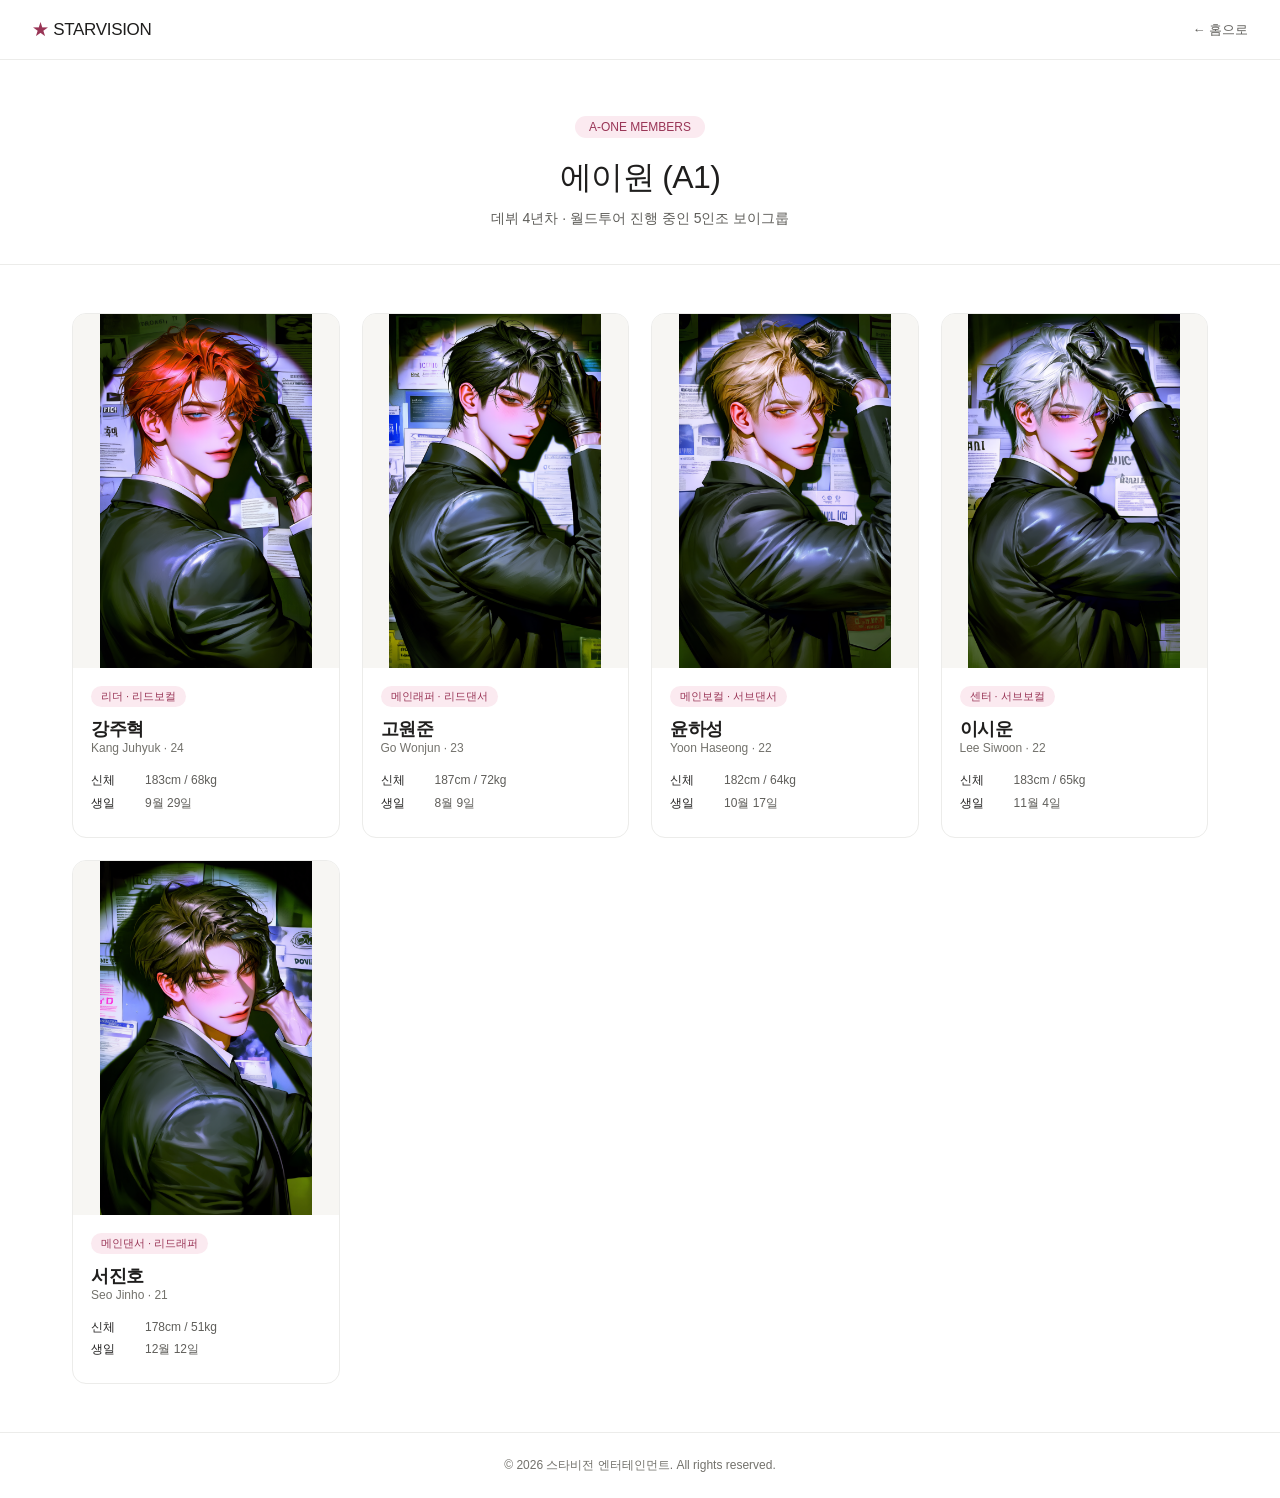
<file: a1-members.html>
<!DOCTYPE html>
<html lang="ko">
<head>
<meta charset="UTF-8" />
<meta name="viewport" content="width=device-width, initial-scale=1.0" />
<title>에이원 (A1) 멤버 소개 - 스타비전 엔터테인먼트</title>
<style>
:root{
  --color-background-primary:#ffffff;
  --color-background-secondary:#f7f6f3;
  --color-text-primary:#1f1e1d;
  --color-text-secondary:#5f5e5a;
  --color-text-tertiary:#73726c;
  --color-border-tertiary:#ececea;
  --color-border-secondary:#d8d6d1;
  --border-radius-md:8px;
  --border-radius-lg:14px;
}
*{box-sizing:border-box;margin:0;padding:0}
body{font-family:-apple-system,BlinkMacSystemFont,'Segoe UI',sans-serif;background:var(--color-background-primary);color:var(--color-text-primary)}
.nav{display:flex;align-items:center;justify-content:space-between;padding:18px 32px;border-bottom:0.5px solid var(--color-border-tertiary)}
.nav-logo{font-size:17px;font-weight:500;letter-spacing:-0.3px}
.nav-logo span{color:#993556}
.back-link a{font-size:13px;color:var(--color-text-secondary);text-decoration:none}
.back-link a:hover{color:var(--color-text-primary)}

.hero{padding:56px 32px 36px;text-align:center;border-bottom:0.5px solid var(--color-border-tertiary)}
.hero-badge{display:inline-block;background:#fbeaf0;color:#993556;font-size:12px;font-weight:500;padding:4px 14px;border-radius:20px;margin-bottom:18px}
.hero h1{font-size:32px;font-weight:500;letter-spacing:-0.6px;margin-bottom:10px}
.hero p{font-size:14px;color:var(--color-text-secondary)}

.members{padding:48px 32px;display:grid;grid-template-columns:repeat(auto-fit,minmax(220px,1fr));gap:22px;max-width:1200px;margin:0 auto}
.member-card{background:var(--color-background-primary);border:0.5px solid var(--color-border-tertiary);border-radius:var(--border-radius-lg);overflow:hidden;transition:transform 0.2s, border-color 0.2s}
.member-card:hover{transform:translateY(-4px);border-color:var(--color-border-secondary)}
.member-photo{width:100%;aspect-ratio:3/4;object-fit:contain;display:block;background:var(--color-background-secondary)}
.member-info{padding:18px 18px 22px}
.member-role-tag{display:inline-block;font-size:11px;font-weight:500;background:#fbeaf0;color:#993556;border-radius:12px;padding:3px 10px;margin-bottom:10px}
.member-name{font-size:18px;font-weight:600;letter-spacing:-0.3px}
.member-name-en{font-size:12px;color:var(--color-text-tertiary);margin-bottom:14px}
.member-meta{font-size:12px;color:var(--color-text-secondary);line-height:1.9}
.member-meta b{color:var(--color-text-primary);font-weight:500;width:54px;display:inline-block}

.footer{padding:24px 32px;border-top:0.5px solid var(--color-border-tertiary);text-align:center}
.footer p{font-size:12px;color:var(--color-text-tertiary)}
</style>
</head>
<body>

<nav class="nav">
  <div class="nav-logo"><span>★</span> STARVISION</div>
  <div class="back-link"><a href="index.html">← 홈으로</a></div>
</nav>

<div class="hero">
  <div class="hero-badge">A-ONE MEMBERS</div>
  <h1>에이원 (A1)</h1>
  <p>데뷔 4년차 · 월드투어 진행 중인 5인조 보이그룹</p>
</div>

<div class="members">

  <div class="member-card">
    <img class="member-photo" src="img/member1.png" alt="강주혁">
    <div class="member-info">
      <span class="member-role-tag">리더 · 리드보컬</span>
      <div class="member-name">강주혁</div>
      <div class="member-name-en">Kang Juhyuk · 24</div>
      <div class="member-meta">
        <div><b>신체</b>183cm / 68kg</div>
        <div><b>생일</b>9월 29일</div>
      </div>
    </div>
  </div>

  <div class="member-card">
    <img class="member-photo" src="img/member2.png" alt="고원준">
    <div class="member-info">
      <span class="member-role-tag">메인래퍼 · 리드댄서</span>
      <div class="member-name">고원준</div>
      <div class="member-name-en">Go Wonjun · 23</div>
      <div class="member-meta">
        <div><b>신체</b>187cm / 72kg</div>
        <div><b>생일</b>8월 9일</div>
      </div>
    </div>
  </div>

  <div class="member-card">
    <img class="member-photo" src="img/member3.png" alt="윤하성">
    <div class="member-info">
      <span class="member-role-tag">메인보컬 · 서브댄서</span>
      <div class="member-name">윤하성</div>
      <div class="member-name-en">Yoon Haseong · 22</div>
      <div class="member-meta">
        <div><b>신체</b>182cm / 64kg</div>
        <div><b>생일</b>10월 17일</div>
      </div>
    </div>
  </div>

  <div class="member-card">
    <img class="member-photo" src="img/member4.png" alt="이시운">
    <div class="member-info">
      <span class="member-role-tag">센터 · 서브보컬</span>
      <div class="member-name">이시운</div>
      <div class="member-name-en">Lee Siwoon · 22</div>
      <div class="member-meta">
        <div><b>신체</b>183cm / 65kg</div>
        <div><b>생일</b>11월 4일</div>
      </div>
    </div>
  </div>

  <div class="member-card">
    <img class="member-photo" src="img/member5.png" alt="서진호">
    <div class="member-info">
      <span class="member-role-tag">메인댄서 · 리드래퍼</span>
      <div class="member-name">서진호</div>
      <div class="member-name-en">Seo Jinho · 21</div>
      <div class="member-meta">
        <div><b>신체</b>178cm / 51kg</div>
        <div><b>생일</b>12월 12일</div>
      </div>
    </div>
  </div>

</div>

<footer class="footer">
  <p>© 2026 스타비전 엔터테인먼트. All rights reserved.</p>
</footer>

</body>
</html>
</file>
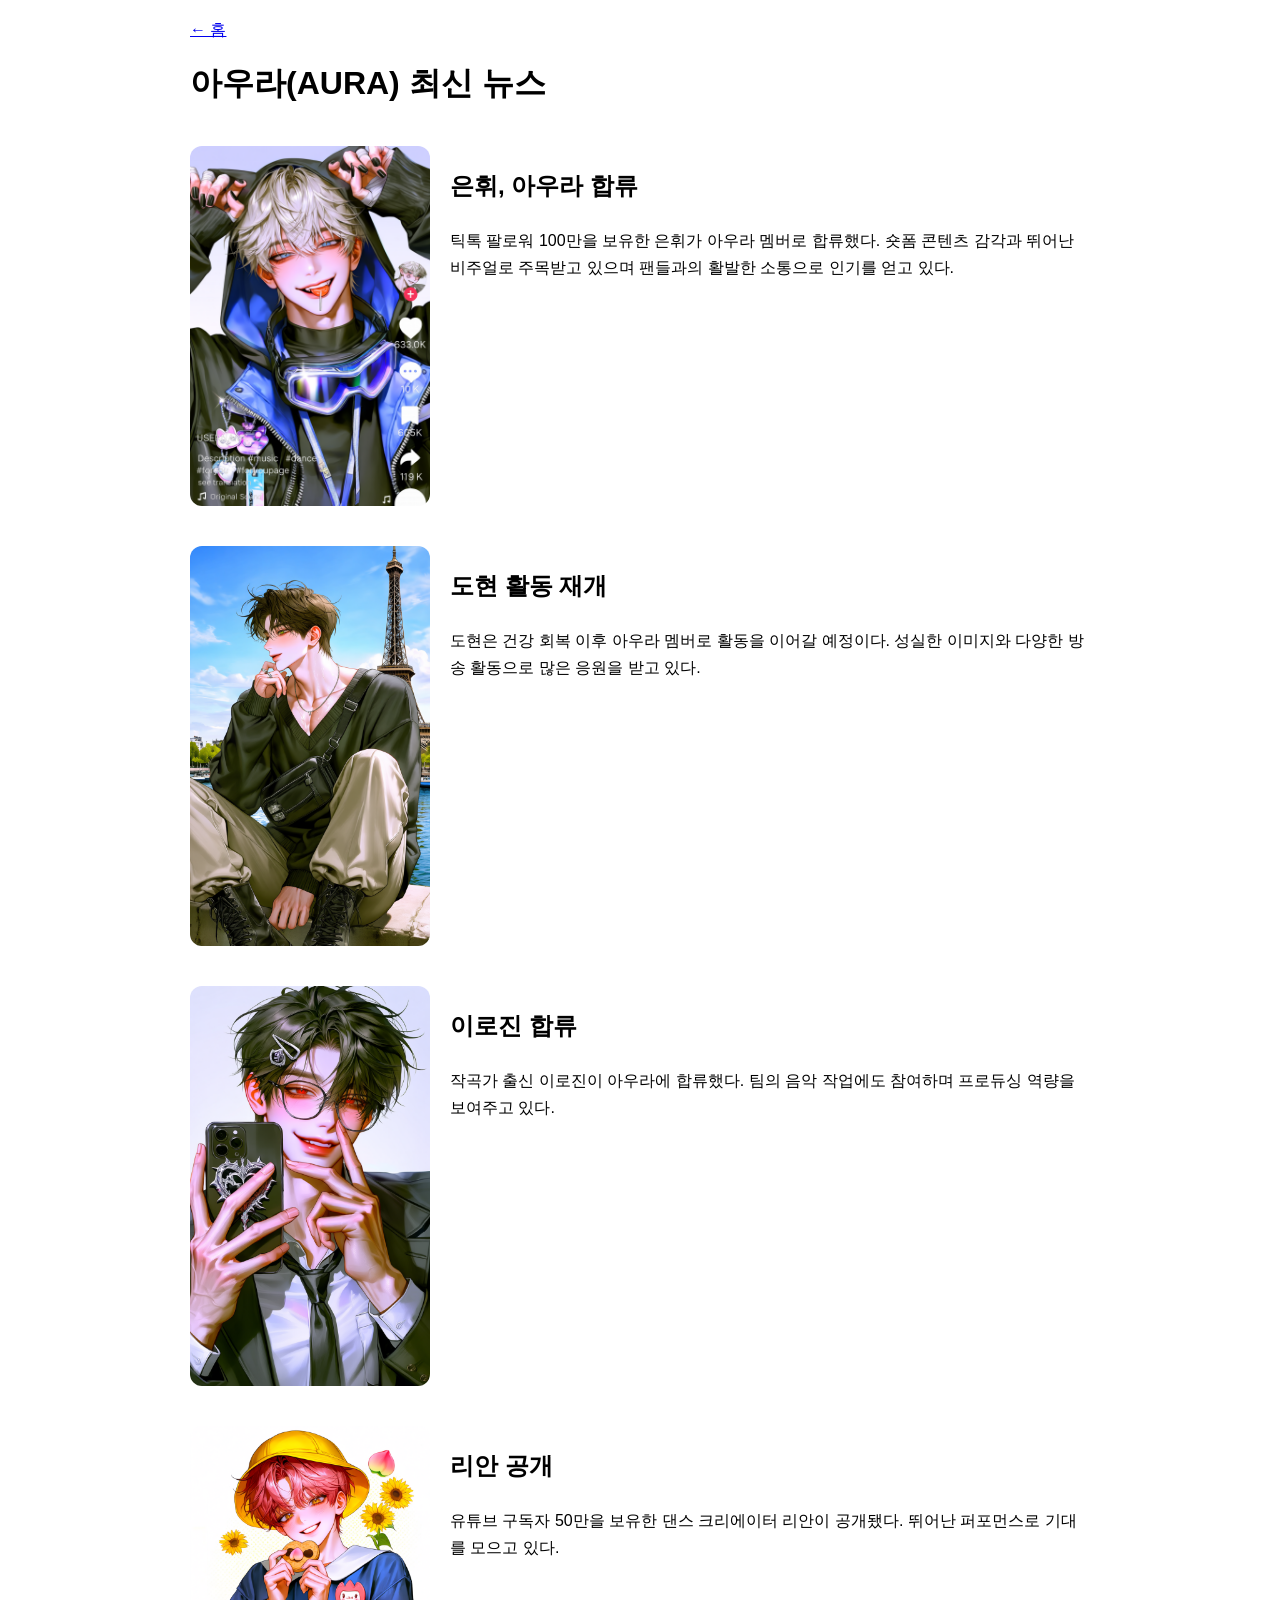
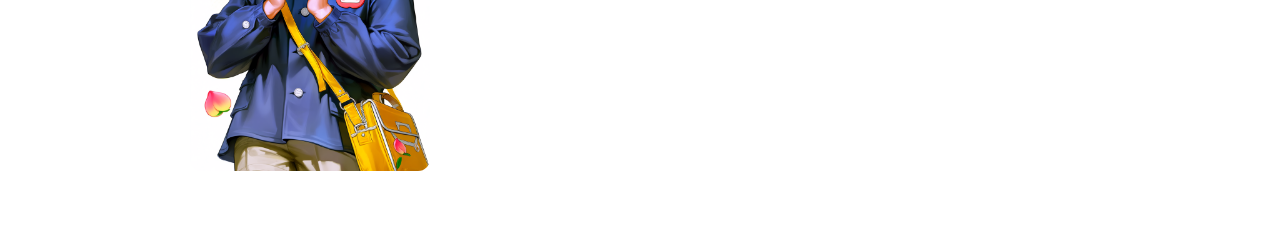
<file: aura-news.html>
<!doctype html><html><head><meta charset="utf-8"><title>AURA NEWS</title>
<style>body{font-family:sans-serif;max-width:900px;margin:auto;padding:20px}img{width:240px;border-radius:12px}article{display:flex;gap:20px;margin:40px 0}.t{line-height:1.7}</style></head><body>
<a href="index.html">← 홈</a><h1>아우라(AURA) 최신 뉴스</h1>
<article id="eunhwi"><img src="img/eunhwi.png"><div class=t><h2>은휘, 아우라 합류</h2><p>틱톡 팔로워 100만을 보유한 은휘가 아우라 멤버로 합류했다. 숏폼 콘텐츠 감각과 뛰어난 비주얼로 주목받고 있으며 팬들과의 활발한 소통으로 인기를 얻고 있다.</p></div></article>
<article id="dohyeon"><img src="img/dohyeon.png"><div class=t><h2>도현 활동 재개</h2><p>도현은 건강 회복 이후 아우라 멤버로 활동을 이어갈 예정이다. 성실한 이미지와 다양한 방송 활동으로 많은 응원을 받고 있다.</p></div></article>
<article id="rojin"><img src="img/rojin.png"><div class=t><h2>이로진 합류</h2><p>작곡가 출신 이로진이 아우라에 합류했다. 팀의 음악 작업에도 참여하며 프로듀싱 역량을 보여주고 있다.</p></div></article>
<article id="rian"><img src="img/rian.png"><div class=t><h2>리안 공개</h2><p>유튜브 구독자 50만을 보유한 댄스 크리에이터 리안이 공개됐다. 뛰어난 퍼포먼스로 기대를 모으고 있다.</p></div></article>
</body></html>
</file>
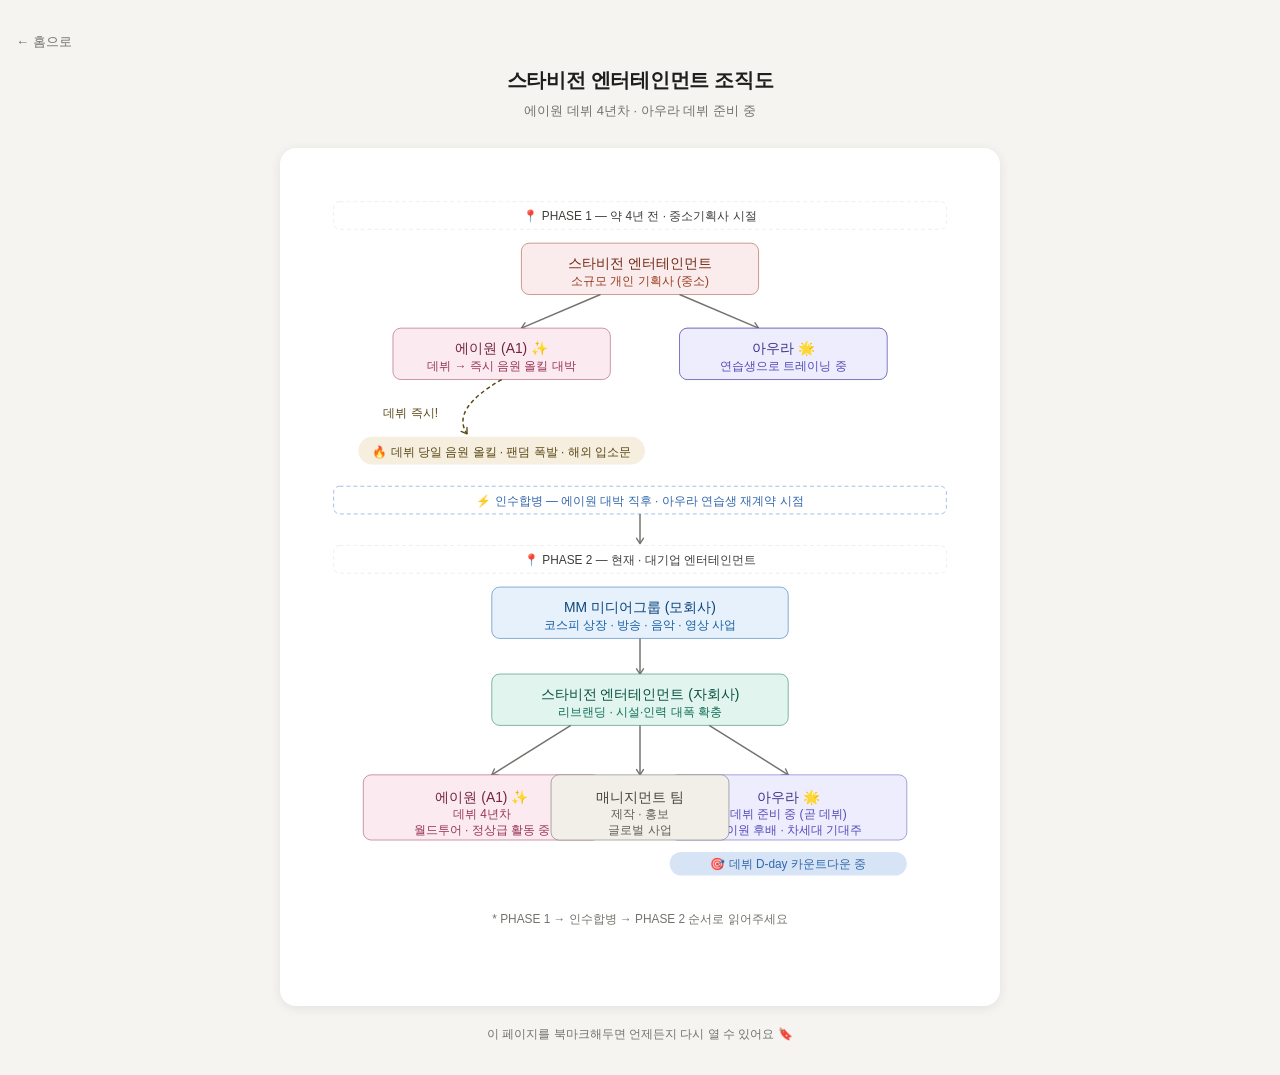
<file: kpop_company_structure.html>
<!DOCTYPE html>
<html lang="ko">
<head>
  <meta charset="UTF-8" />
  <meta name="viewport" content="width=device-width, initial-scale=1.0" />
  <title>스타비전 엔터테인먼트 조직도</title>
  <style>
    * { box-sizing: border-box; margin: 0; padding: 0; }

    body {
      font-family: -apple-system, BlinkMacSystemFont, "Segoe UI", sans-serif;
      background: #f5f4f0;
      min-height: 100vh;
      display: flex;
      flex-direction: column;
      align-items: center;
      padding: 32px 16px;
    }

    h1 {
      font-size: 20px;
      font-weight: 600;
      color: #1f1e1d;
      margin-bottom: 8px;
      letter-spacing: -0.3px;
    }

    .subtitle {
      font-size: 13px;
      color: #73726c;
      margin-bottom: 28px;
    }

    .card {
      background: #fff;
      border-radius: 16px;
      box-shadow: 0 2px 12px rgba(0,0,0,0.08);
      padding: 24px;
      width: 100%;
      max-width: 720px;
      overflow-x: auto;
    }

    svg {
      display: block;
      width: 100%;
      height: auto;
    }

    .note {
      margin-top: 20px;
      font-size: 12px;
      color: #73726c;
      text-align: center;
    }

    .badge {
      display: inline-block;
      background: #d6e4f6;
      color: #3266ad;
      font-size: 11px;
      font-weight: 500;
      border-radius: 20px;
      padding: 3px 10px;
      margin-top: 6px;
    }

    .back-link {
      align-self: flex-start;
      width: 100%;
      max-width: 720px;
      margin-bottom: 16px;
    }

    .back-link a {
      font-size: 13px;
      color: #73726c;
      text-decoration: none;
    }

    .back-link a:hover {
      color: #1f1e1d;
    }
  </style>
</head>
<body>

  <div class="back-link"><a href="index.html">← 홈으로</a></div>

  <h1>스타비전 엔터테인먼트 조직도</h1>
  <p class="subtitle">에이원 데뷔 4년차 · 아우라 데뷔 준비 중</p>

  <div class="card">
    <svg viewBox="0 0 680 820" role="img" xmlns="http://www.w3.org/2000/svg">
      <title>스타비전 엔터테인먼트 조직도</title>
      <defs>
        <marker id="arrow" viewBox="0 0 10 10" refX="8" refY="5" markerWidth="6" markerHeight="6" orient="auto-start-reverse">
          <path d="M2 1L8 5L2 9" fill="none" stroke="context-stroke" stroke-width="1.5" stroke-linecap="round" stroke-linejoin="round"/>
        </marker>
      </defs>

      <!-- PHASE 1 label -->
      <rect x="30" y="30" width="620" height="28" rx="6" fill="none" stroke="rgba(31,30,29,0.15)" stroke-width="0.5" stroke-dasharray="4 3"/>
      <text x="340" y="49" text-anchor="middle" fill="#3d3d3a" font-size="12" font-family="-apple-system, BlinkMacSystemFont, 'Segoe UI', sans-serif">📍 PHASE 1 — 약 4년 전 · 중소기획사 시절</text>

      <!-- 스타비전 엔터테인먼트 (원래) -->
      <g>
        <rect x="220" y="72" width="240" height="52" rx="8" fill="#faeced" stroke="#993c1d" stroke-width="0.5"/>
        <text x="340" y="92" text-anchor="middle" dominant-baseline="central" fill="#712b13" font-size="14" font-weight="500" font-family="-apple-system, BlinkMacSystemFont, 'Segoe UI', sans-serif">스타비전 엔터테인먼트</text>
        <text x="340" y="110" text-anchor="middle" dominant-baseline="central" fill="#993c1d" font-size="12" font-family="-apple-system, BlinkMacSystemFont, 'Segoe UI', sans-serif">소규모 개인 기획사 (중소)</text>
      </g>

      <!-- 화살표: 스타비전 → 에이원, 아우라 -->
      <line x1="300" y1="124" x2="220" y2="158" stroke="#73726c" stroke-width="1.5" marker-end="url(#arrow)"/>
      <line x1="380" y1="124" x2="460" y2="158" stroke="#73726c" stroke-width="1.5" marker-end="url(#arrow)"/>

      <!-- 에이원 (초기) -->
      <g>
        <rect x="90" y="158" width="220" height="52" rx="8" fill="#fbeaf0" stroke="#993556" stroke-width="0.5"/>
        <text x="200" y="178" text-anchor="middle" dominant-baseline="central" fill="#72243e" font-size="14" font-weight="500" font-family="-apple-system, BlinkMacSystemFont, 'Segoe UI', sans-serif">에이원 (A1) ✨</text>
        <text x="200" y="196" text-anchor="middle" dominant-baseline="central" fill="#993556" font-size="12" font-family="-apple-system, BlinkMacSystemFont, 'Segoe UI', sans-serif">데뷔 → 즉시 음원 올킬 대박</text>
      </g>

      <!-- 아우라 (연습생) -->
      <g>
        <rect x="380" y="158" width="210" height="52" rx="8" fill="#eeedfee" stroke="#534ab7" stroke-width="0.5"/>
        <rect x="380" y="158" width="210" height="52" rx="8" fill="#eeedfe" stroke="#534ab7" stroke-width="0.5"/>
        <text x="485" y="178" text-anchor="middle" dominant-baseline="central" fill="#3c3489" font-size="14" font-weight="500" font-family="-apple-system, BlinkMacSystemFont, 'Segoe UI', sans-serif">아우라 🌟</text>
        <text x="485" y="196" text-anchor="middle" dominant-baseline="central" fill="#534ab7" font-size="12" font-family="-apple-system, BlinkMacSystemFont, 'Segoe UI', sans-serif">연습생으로 트레이닝 중</text>
      </g>

      <!-- 에이원 대박 배지 -->
      <path d="M200 210 Q148 240 165 265" fill="none" stroke="#5a4815" stroke-width="1.5" stroke-dasharray="4 3" marker-end="url(#arrow)"/>
      <text x="108" y="248" text-anchor="middle" fill="#5a4815" font-size="12" font-family="-apple-system, BlinkMacSystemFont, 'Segoe UI', sans-serif">데뷔 즉시!</text>
      <rect x="55" y="268" width="290" height="28" rx="14" fill="#f6eedf"/>
      <text x="200" y="287" text-anchor="middle" fill="#5a4815" font-size="12" font-weight="500" font-family="-apple-system, BlinkMacSystemFont, 'Segoe UI', sans-serif">🔥 데뷔 당일 음원 올킬 · 팬덤 폭발 · 해외 입소문</text>

      <!-- 인수합병 구분선 -->
      <rect x="30" y="318" width="620" height="28" rx="6" fill="none" stroke="#4682d5" stroke-width="0.5" stroke-dasharray="4 3"/>
      <text x="340" y="337" text-anchor="middle" fill="#3266ad" font-size="12" font-family="-apple-system, BlinkMacSystemFont, 'Segoe UI', sans-serif">⚡ 인수합병 — 에이원 대박 직후 · 아우라 연습생 재계약 시점</text>
      <line x1="340" y1="346" x2="340" y2="376" stroke="#73726c" stroke-width="1.5" marker-end="url(#arrow)"/>

      <!-- PHASE 2 label -->
      <rect x="30" y="378" width="620" height="28" rx="6" fill="none" stroke="rgba(31,30,29,0.15)" stroke-width="0.5" stroke-dasharray="4 3"/>
      <text x="340" y="397" text-anchor="middle" fill="#3d3d3a" font-size="12" font-family="-apple-system, BlinkMacSystemFont, 'Segoe UI', sans-serif">📍 PHASE 2 — 현재 · 대기업 엔터테인먼트</text>

      <!-- MM 미디어그룹 -->
      <g>
        <rect x="190" y="420" width="300" height="52" rx="8" fill="#e6f1fb" stroke="#185fa5" stroke-width="0.5"/>
        <text x="340" y="440" text-anchor="middle" dominant-baseline="central" fill="#0c447c" font-size="14" font-weight="500" font-family="-apple-system, BlinkMacSystemFont, 'Segoe UI', sans-serif">MM 미디어그룹 (모회사)</text>
        <text x="340" y="458" text-anchor="middle" dominant-baseline="central" fill="#185fa5" font-size="12" font-family="-apple-system, BlinkMacSystemFont, 'Segoe UI', sans-serif">코스피 상장 · 방송 · 음악 · 영상 사업</text>
      </g>

      <line x1="340" y1="472" x2="340" y2="508" stroke="#73726c" stroke-width="1.5" marker-end="url(#arrow)"/>

      <!-- 스타비전 (자회사) -->
      <g>
        <rect x="190" y="508" width="300" height="52" rx="8" fill="#e1f5ee" stroke="#0f6e56" stroke-width="0.5"/>
        <text x="340" y="528" text-anchor="middle" dominant-baseline="central" fill="#085041" font-size="14" font-weight="500" font-family="-apple-system, BlinkMacSystemFont, 'Segoe UI', sans-serif">스타비전 엔터테인먼트 (자회사)</text>
        <text x="340" y="546" text-anchor="middle" dominant-baseline="central" fill="#0f6e56" font-size="12" font-family="-apple-system, BlinkMacSystemFont, 'Segoe UI', sans-serif">리브랜딩 · 시설·인력 대폭 확충</text>
      </g>

      <!-- 화살표: 자회사 → 산하 3개 -->
      <line x1="270" y1="560" x2="190" y2="610" stroke="#73726c" stroke-width="1.5" marker-end="url(#arrow)"/>
      <line x1="340" y1="560" x2="340" y2="610" stroke="#73726c" stroke-width="1.5" marker-end="url(#arrow)"/>
      <line x1="410" y1="560" x2="490" y2="610" stroke="#73726c" stroke-width="1.5" marker-end="url(#arrow)"/>

      <!-- 에이원 (현재) -->
      <g>
        <rect x="60" y="610" width="240" height="66" rx="8" fill="#fbeaf0" stroke="#993556" stroke-width="0.5"/>
        <text x="180" y="632" text-anchor="middle" dominant-baseline="central" fill="#72243e" font-size="14" font-weight="500" font-family="-apple-system, BlinkMacSystemFont, 'Segoe UI', sans-serif">에이원 (A1) ✨</text>
        <text x="180" y="650" text-anchor="middle" dominant-baseline="central" fill="#993556" font-size="12" font-family="-apple-system, BlinkMacSystemFont, 'Segoe UI', sans-serif">데뷔 4년차</text>
        <text x="180" y="666" text-anchor="middle" dominant-baseline="central" fill="#993556" font-size="12" font-family="-apple-system, BlinkMacSystemFont, 'Segoe UI', sans-serif">월드투어 · 정상급 활동 중</text>
      </g>

      <!-- 아우라 (현재) -->
      <g>
        <rect x="370" y="610" width="240" height="66" rx="8" fill="#eeedfe" stroke="#534ab7" stroke-width="0.5"/>
        <text x="490" y="632" text-anchor="middle" dominant-baseline="central" fill="#3c3489" font-size="14" font-weight="500" font-family="-apple-system, BlinkMacSystemFont, 'Segoe UI', sans-serif">아우라 🌟</text>
        <text x="490" y="650" text-anchor="middle" dominant-baseline="central" fill="#534ab7" font-size="12" font-family="-apple-system, BlinkMacSystemFont, 'Segoe UI', sans-serif">데뷔 준비 중 (곧 데뷔)</text>
        <text x="490" y="666" text-anchor="middle" dominant-baseline="central" fill="#534ab7" font-size="12" font-family="-apple-system, BlinkMacSystemFont, 'Segoe UI', sans-serif">에이원 후배 · 차세대 기대주</text>
      </g>

      <!-- 매니지먼트 팀 -->
      <g>
        <rect x="250" y="610" width="180" height="66" rx="8" fill="#f1efe8" stroke="#5f5e5a" stroke-width="0.5"/>
        <text x="340" y="632" text-anchor="middle" dominant-baseline="central" fill="#444441" font-size="14" font-weight="500" font-family="-apple-system, BlinkMacSystemFont, 'Segoe UI', sans-serif">매니지먼트 팀</text>
        <text x="340" y="650" text-anchor="middle" dominant-baseline="central" fill="#5f5e5a" font-size="12" font-family="-apple-system, BlinkMacSystemFont, 'Segoe UI', sans-serif">제작 · 홍보</text>
        <text x="340" y="666" text-anchor="middle" dominant-baseline="central" fill="#5f5e5a" font-size="12" font-family="-apple-system, BlinkMacSystemFont, 'Segoe UI', sans-serif">글로벌 사업</text>
      </g>

      <!-- 아우라 데뷔 D-day 배지 -->
      <rect x="370" y="688" width="240" height="24" rx="12" fill="#d6e4f6"/>
      <text x="490" y="704" text-anchor="middle" fill="#3266ad" font-size="12" font-weight="500" font-family="-apple-system, BlinkMacSystemFont, 'Segoe UI', sans-serif">🎯 데뷔 D-day 카운트다운 중</text>

      <!-- 하단 안내 -->
      <text x="340" y="760" text-anchor="middle" fill="#73726c" font-size="12" font-family="-apple-system, BlinkMacSystemFont, 'Segoe UI', sans-serif">* PHASE 1 → 인수합병 → PHASE 2 순서로 읽어주세요</text>
    </svg>
  </div>

  <p class="note">이 페이지를 북마크해두면 언제든지 다시 열 수 있어요 🔖</p>

</body>
</html>
</file>
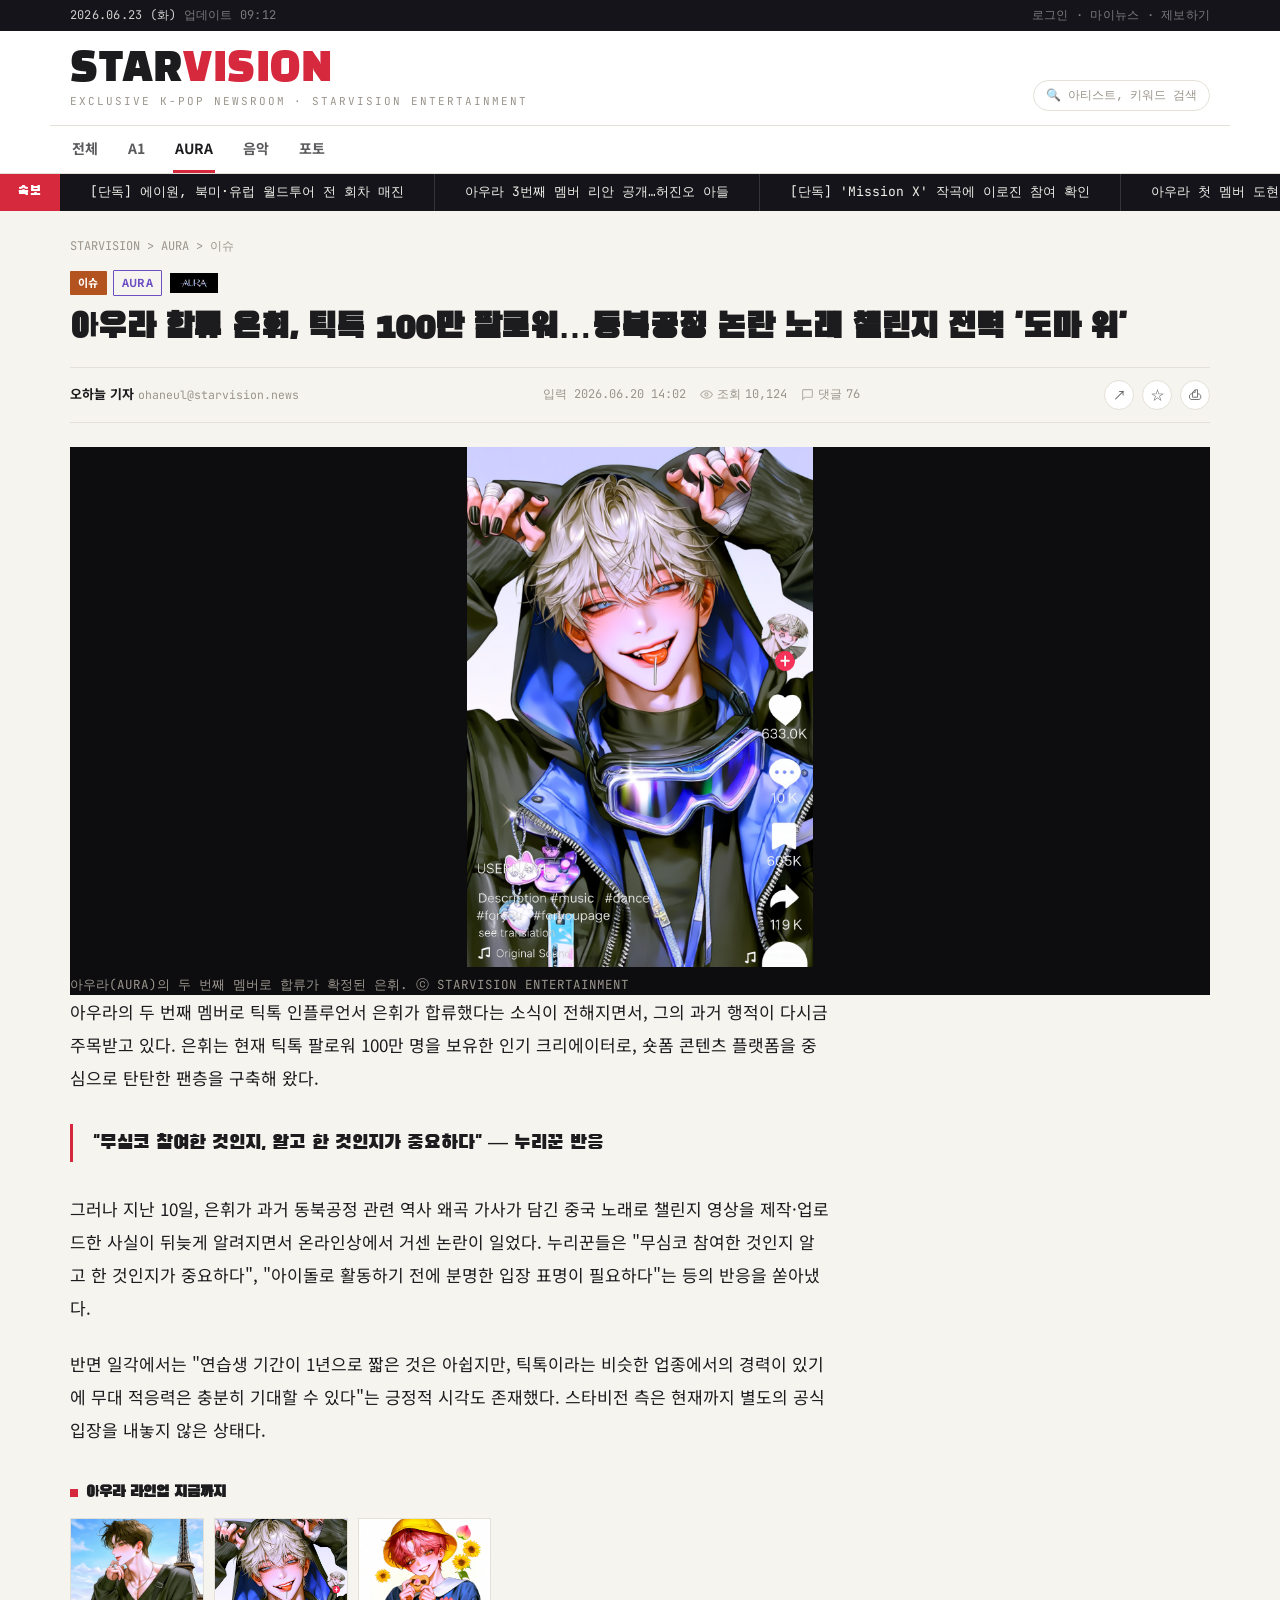
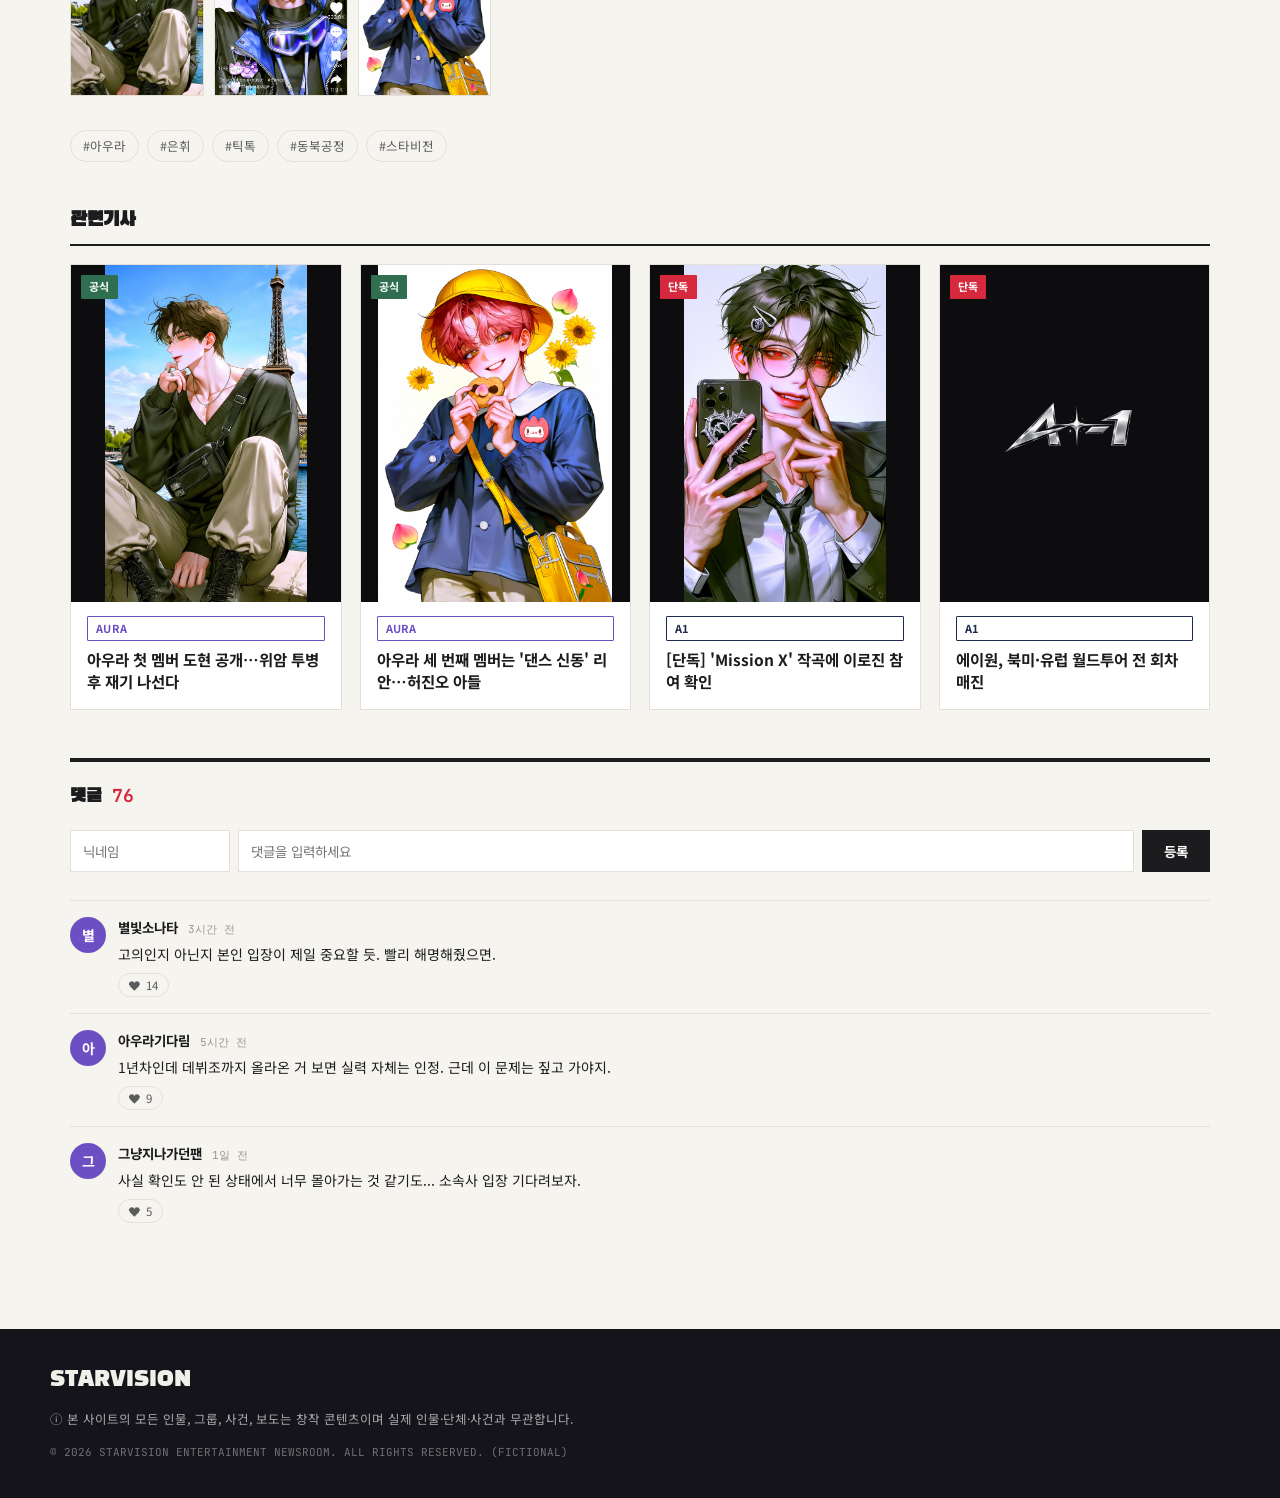
<file: news1.html>
<!DOCTYPE html>
<html lang="ko">
<head>
<meta charset="UTF-8">
<meta name="viewport" content="width=device-width, initial-scale=1.0">
<title>아우라 합류 은휘, 동북공정 논란 챌린지 전력 '도마 위' | STARVISION 연예</title>
<link rel="preconnect" href="https://fonts.googleapis.com">
<link href="https://fonts.googleapis.com/css2?family=Black+Han+Sans&family=Noto+Sans+KR:wght@400;500;700;900&family=JetBrains+Mono:wght@400;500;700&display=swap" rel="stylesheet">
<link rel="stylesheet" href="css/style.css">
</head>
<body>

<div class="topbar">
  <div class="topbar-inner">
    <span>2026.06.23 (화) <span class="dim">업데이트 09:12</span></span>
    <span class="dim">로그인 · 마이뉴스 · 제보하기</span>
  </div>
</div>

<header class="masthead">
  <div class="masthead-inner">
    <div>
      <a href="index.html" class="logo">STAR<span>VISION</span></a>
      <div class="masthead-tagline">EXCLUSIVE K-POP NEWSROOM · STARVISION ENTERTAINMENT</div>
    </div>
    <div class="masthead-right">
      <div class="masthead-search">🔍 아티스트, 키워드 검색</div>
    </div>
  </div>
  <nav class="navtabs">
    <a href="index.html">전체</a>
    <a href="index.html">A1</a>
    <a href="index.html" class="active">AURA</a>
    <a href="index.html">음악</a>
    <a href="index.html">포토</a>
  </nav>
</header>

<div class="ticker">
  <span class="ticker-label">속보</span>
  <div class="ticker-viewport">
    <div class="ticker-track">
      <a href="news5.html">[단독] 에이원, 북미·유럽 월드투어 전 회차 매진</a>
      <a href="news4.html">아우라 3번째 멤버 리안 공개…허진오 아들</a>
      <a href="news3.html">[단독] 'Mission X' 작곡에 이로진 참여 확인</a>
      <a href="news2.html">아우라 첫 멤버 도현, 위암 투병 후 재기</a>
      <a href="news1.html">아우라 은휘, 동북공정 논란 챌린지 전력</a>
      <a href="news5.html">[단독] 에이원, 북미·유럽 월드투어 전 회차 매진</a>
      <a href="news4.html">아우라 3번째 멤버 리안 공개…허진오 아들</a>
      <a href="news3.html">[단독] 'Mission X' 작곡에 이로진 참여 확인</a>
      <a href="news2.html">아우라 첫 멤버 도현, 위암 투병 후 재기</a>
      <a href="news1.html">아우라 은휘, 동북공정 논란 챌린지 전력</a>
    </div>
  </div>
</div>

<main>
  <div class="breadcrumb"><a href="index.html">STARVISION</a> &gt; <a href="index.html">AURA</a> &gt; 이슈</div>

  <article class="article-head">
    <div class="article-tags">
      <span class="badge badge-issue">이슈</span>
      <span class="badge badge-cat badge-cat-aura">AURA</span>
      <img class="grouplogo" src="img/auralogo.png" alt="AURA">
    </div>
    <h1>아우라 합류 은휘, 틱톡 100만 팔로워…동북공정 논란 노래 챌린지 전력 '도마 위'</h1>

    <div class="byline-row">
      <div class="byline-left">
        <span class="reporter">오하늘 기자</span> <span class="email mono">ohaneul@starvision.news</span>
      </div>
      <div class="meta-row">
        <span class="mono">입력 2026.06.20 14:02</span>
        <span class="stat">
          <svg viewBox="0 0 24 24" fill="none" stroke="currentColor" stroke-width="2"><path d="M1 12s4-7 11-7 11 7 11 7-4 7-11 7-11-7-11-7Z"/><circle cx="12" cy="12" r="3"/></svg>
          조회 <span data-article-id="news1" data-view-seed="10123" data-count-this-view>10,123</span>
        </span>
        <span class="stat">
          <svg viewBox="0 0 24 24" fill="none" stroke="currentColor" stroke-width="2"><path d="M21 15a2 2 0 0 1-2 2H7l-4 4V5a2 2 0 0 1 2-2h14a2 2 0 0 1 2 2v10Z"/></svg>
          댓글 <span data-article-id="news1" data-comment-seed="76">76</span>
        </span>
      </div>
      <div class="share-icons">
        <button type="button" aria-label="공유">↗</button>
        <button type="button" aria-label="스크랩">☆</button>
        <button type="button" aria-label="인쇄">⎙</button>
      </div>
    </div>

    <figure class="hero-figure">
      <img src="img/eunhwi.png" alt="아우라 합류가 확정된 은휘">
      <figcaption>아우라(AURA)의 두 번째 멤버로 합류가 확정된 은휘. ⓒ STARVISION ENTERTAINMENT</figcaption>
    </figure>

    <div class="article-body">
      <p>아우라의 두 번째 멤버로 틱톡 인플루언서 은휘가 합류했다는 소식이 전해지면서, 그의 과거 행적이 다시금 주목받고 있다. 은휘는 현재 틱톡 팔로워 100만 명을 보유한 인기 크리에이터로, 숏폼 콘텐츠 플랫폼을 중심으로 탄탄한 팬층을 구축해 왔다.</p>

      <div class="pull-quote">"무심코 참여한 것인지, 알고 한 것인지가 중요하다" — 누리꾼 반응</div>

      <p>그러나 지난 10일, 은휘가 과거 동북공정 관련 역사 왜곡 가사가 담긴 중국 노래로 챌린지 영상을 제작·업로드한 사실이 뒤늦게 알려지면서 온라인상에서 거센 논란이 일었다. 누리꾼들은 "무심코 참여한 것인지 알고 한 것인지가 중요하다", "아이돌로 활동하기 전에 분명한 입장 표명이 필요하다"는 등의 반응을 쏟아냈다.</p>

      <p>반면 일각에서는 "연습생 기간이 1년으로 짧은 것은 아쉽지만, 틱톡이라는 비슷한 업종에서의 경력이 있기에 무대 적응력은 충분히 기대할 수 있다"는 긍정적 시각도 존재했다. 스타비전 측은 현재까지 별도의 공식 입장을 내놓지 않은 상태다.</p>
    </div>

    <div class="gallery-block">
      <h3>아우라 라인업 지금까지</h3>
      <div class="gallery-grid">
        <a href="news2.html"><img src="img/dohyeon.png" alt="도현"></a>
        <a href="news1.html"><img src="img/eunhwi.png" alt="은휘"></a>
        <a href="news4.html"><img src="img/rian.png" alt="리안"></a>
      </div>
    </div>

    <div class="tagchips">
      <a href="index.html">#아우라</a>
      <a href="index.html">#은휘</a>
      <a href="index.html">#틱톡</a>
      <a href="index.html">#동북공정</a>
      <a href="index.html">#스타비전</a>
    </div>
  </article>

  <div class="related-block">
    <div class="section-head"><h3>관련기사</h3></div>
    <div class="related-grid">
      <a class="story-card" href="news2.html">
        <div class="thumb"><img src="img/dohyeon.png" alt="도현"><div class="thumb-tags"><span class="badge badge-official">공식</span></div></div>
        <div class="body"><span class="badge badge-cat badge-cat-aura">AURA</span><h4>아우라 첫 멤버 도현 공개…위암 투병 후 재기 나선다</h4></div>
      </a>
      <a class="story-card" href="news4.html">
        <div class="thumb"><img src="img/rian.png" alt="리안"><div class="thumb-tags"><span class="badge badge-official">공식</span></div></div>
        <div class="body"><span class="badge badge-cat badge-cat-aura">AURA</span><h4>아우라 세 번째 멤버는 '댄스 신동' 리안…허진오 아들</h4></div>
      </a>
      <a class="story-card" href="news3.html">
        <div class="thumb"><img src="img/rojin.png" alt="이로진"><div class="thumb-tags"><span class="badge badge-exclusive">단독</span></div></div>
        <div class="body"><span class="badge badge-cat badge-cat-a1">A1</span><h4>[단독] 'Mission X' 작곡에 이로진 참여 확인</h4></div>
      </a>
      <a class="story-card" href="news5.html">
        <div class="thumb"><img src="img/a1logo.png" alt="에이원" style="object-fit:contain;background:#0d0d10;padding:18px;"><div class="thumb-tags"><span class="badge badge-exclusive">단독</span></div></div>
        <div class="body"><span class="badge badge-cat badge-cat-a1">A1</span><h4>에이원, 북미·유럽 월드투어 전 회차 매진</h4></div>
      </a>
    </div>
  </div>

  <section class="comments-block">
    <div class="comments-head">
      <h3>댓글</h3>
      <span class="count mono" data-article-id="news1" data-comment-count>76</span>
    </div>

    <form class="comment-form" data-comment-form>
      <input type="text" name="name" placeholder="닉네임" maxlength="20" required>
      <textarea name="text" placeholder="댓글을 입력하세요" maxlength="300" required></textarea>
      <button type="submit">등록</button>
    </form>

    <ul class="comment-list" data-comment-list>
      <li class="comment-item">
        <div class="comment-avatar" aria-hidden="true">별</div>
        <div class="comment-body">
          <div class="comment-meta"><span class="comment-name">별빛소나타</span><span class="comment-time mono">3시간 전</span></div>
          <p class="comment-text">고의인지 아닌지 본인 입장이 제일 중요할 듯. 빨리 해명해줬으면.</p>
          <button type="button" class="comment-like">❤ <span>14</span></button>
        </div>
      </li>
      <li class="comment-item">
        <div class="comment-avatar" aria-hidden="true">아</div>
        <div class="comment-body">
          <div class="comment-meta"><span class="comment-name">아우라기다림</span><span class="comment-time mono">5시간 전</span></div>
          <p class="comment-text">1년차인데 데뷔조까지 올라온 거 보면 실력 자체는 인정. 근데 이 문제는 짚고 가야지.</p>
          <button type="button" class="comment-like">❤ <span>9</span></button>
        </div>
      </li>
      <li class="comment-item">
        <div class="comment-avatar" aria-hidden="true">그</div>
        <div class="comment-body">
          <div class="comment-meta"><span class="comment-name">그냥지나가던팬</span><span class="comment-time mono">1일 전</span></div>
          <p class="comment-text">사실 확인도 안 된 상태에서 너무 몰아가는 것 같기도... 소속사 입장 기다려보자.</p>
          <button type="button" class="comment-like">❤ <span>5</span></button>
        </div>
      </li>
    </ul>
  </section>
</main>

<footer class="site-footer">
  <div class="footer-inner">
    <div class="footer-logo">STARVISION</div>
    <p class="footer-disclaimer">ⓘ 본 사이트의 모든 인물, 그룹, 사건, 보도는 창작 콘텐츠이며 실제 인물·단체·사건과 무관합니다.</p>
    <p class="footer-copy">© 2026 STARVISION ENTERTAINMENT NEWSROOM. ALL RIGHTS RESERVED. (FICTIONAL)</p>
  </div>
</footer>

<script>window.STARVISION_ARTICLE = { id: "news1", viewSeed: 10123, commentSeed: 76 };</script>
<script src="js/script.js"></script>
</body>
</html>
</file>
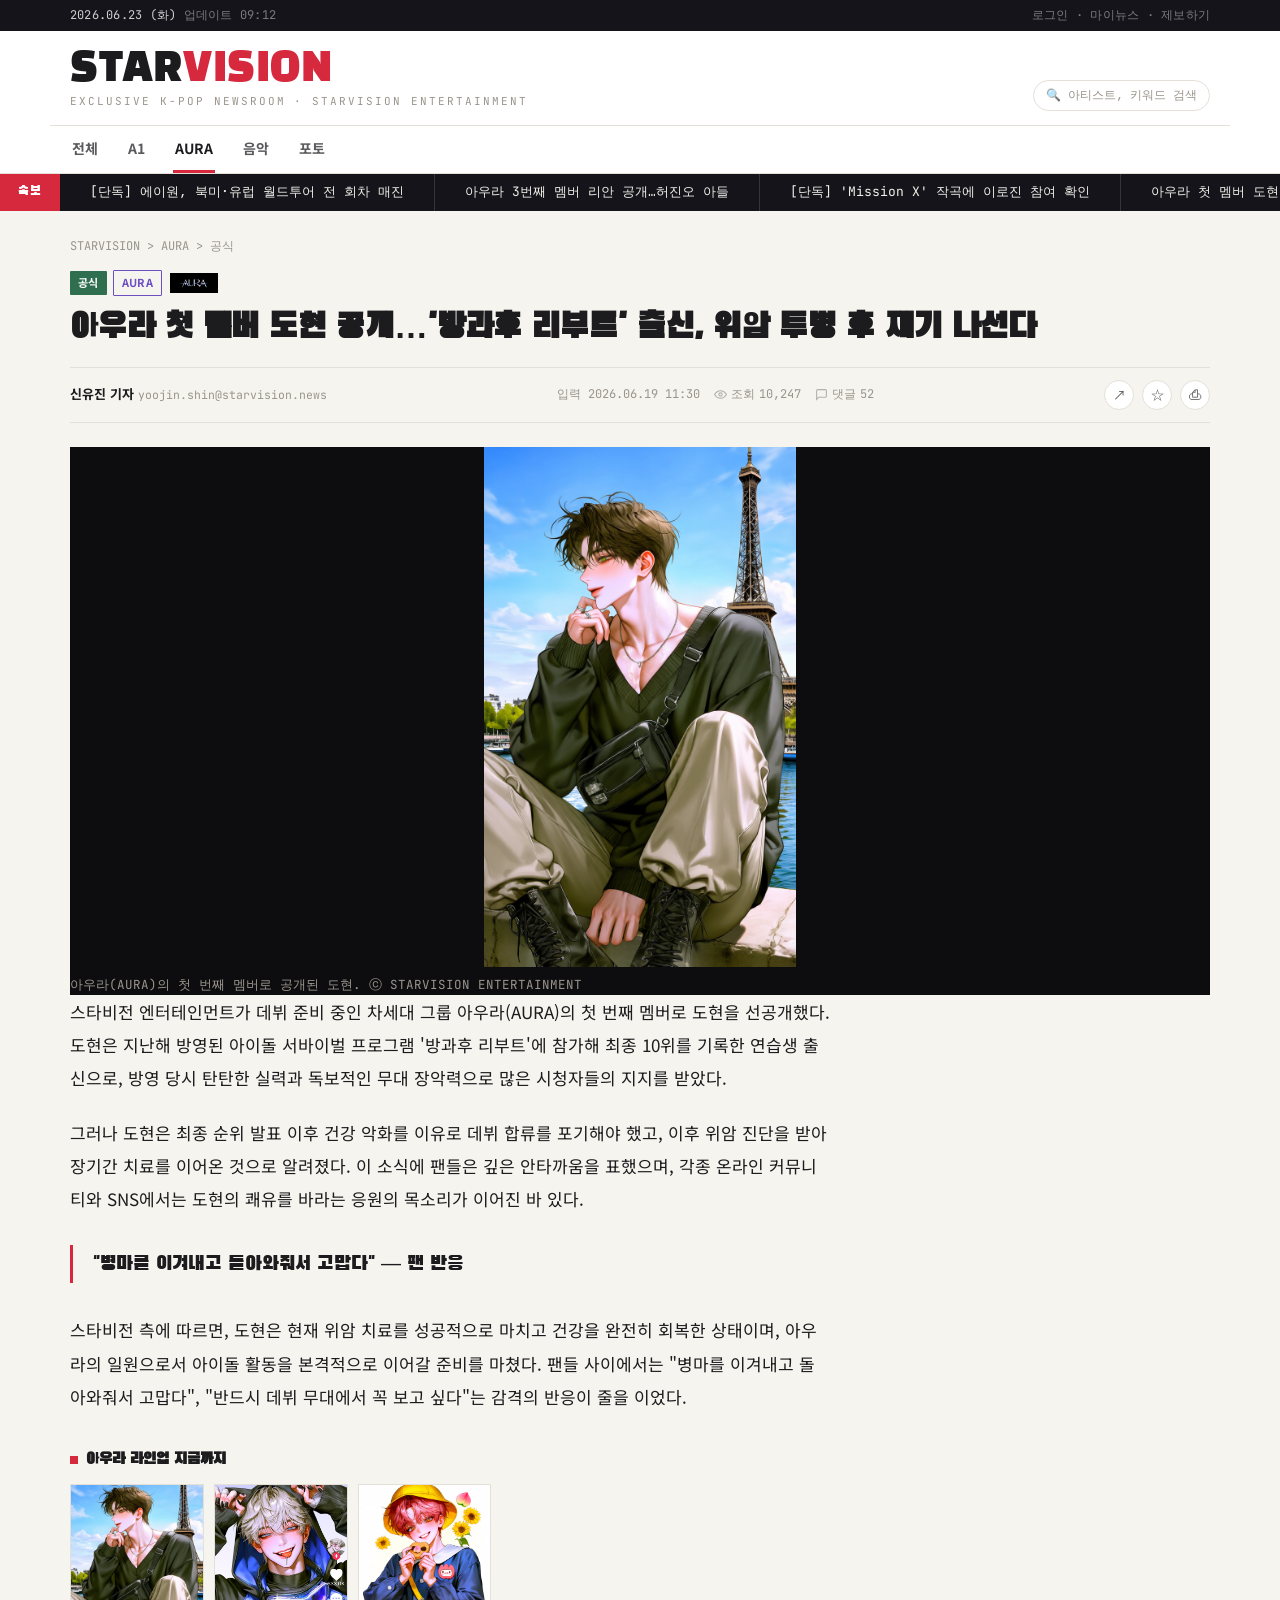
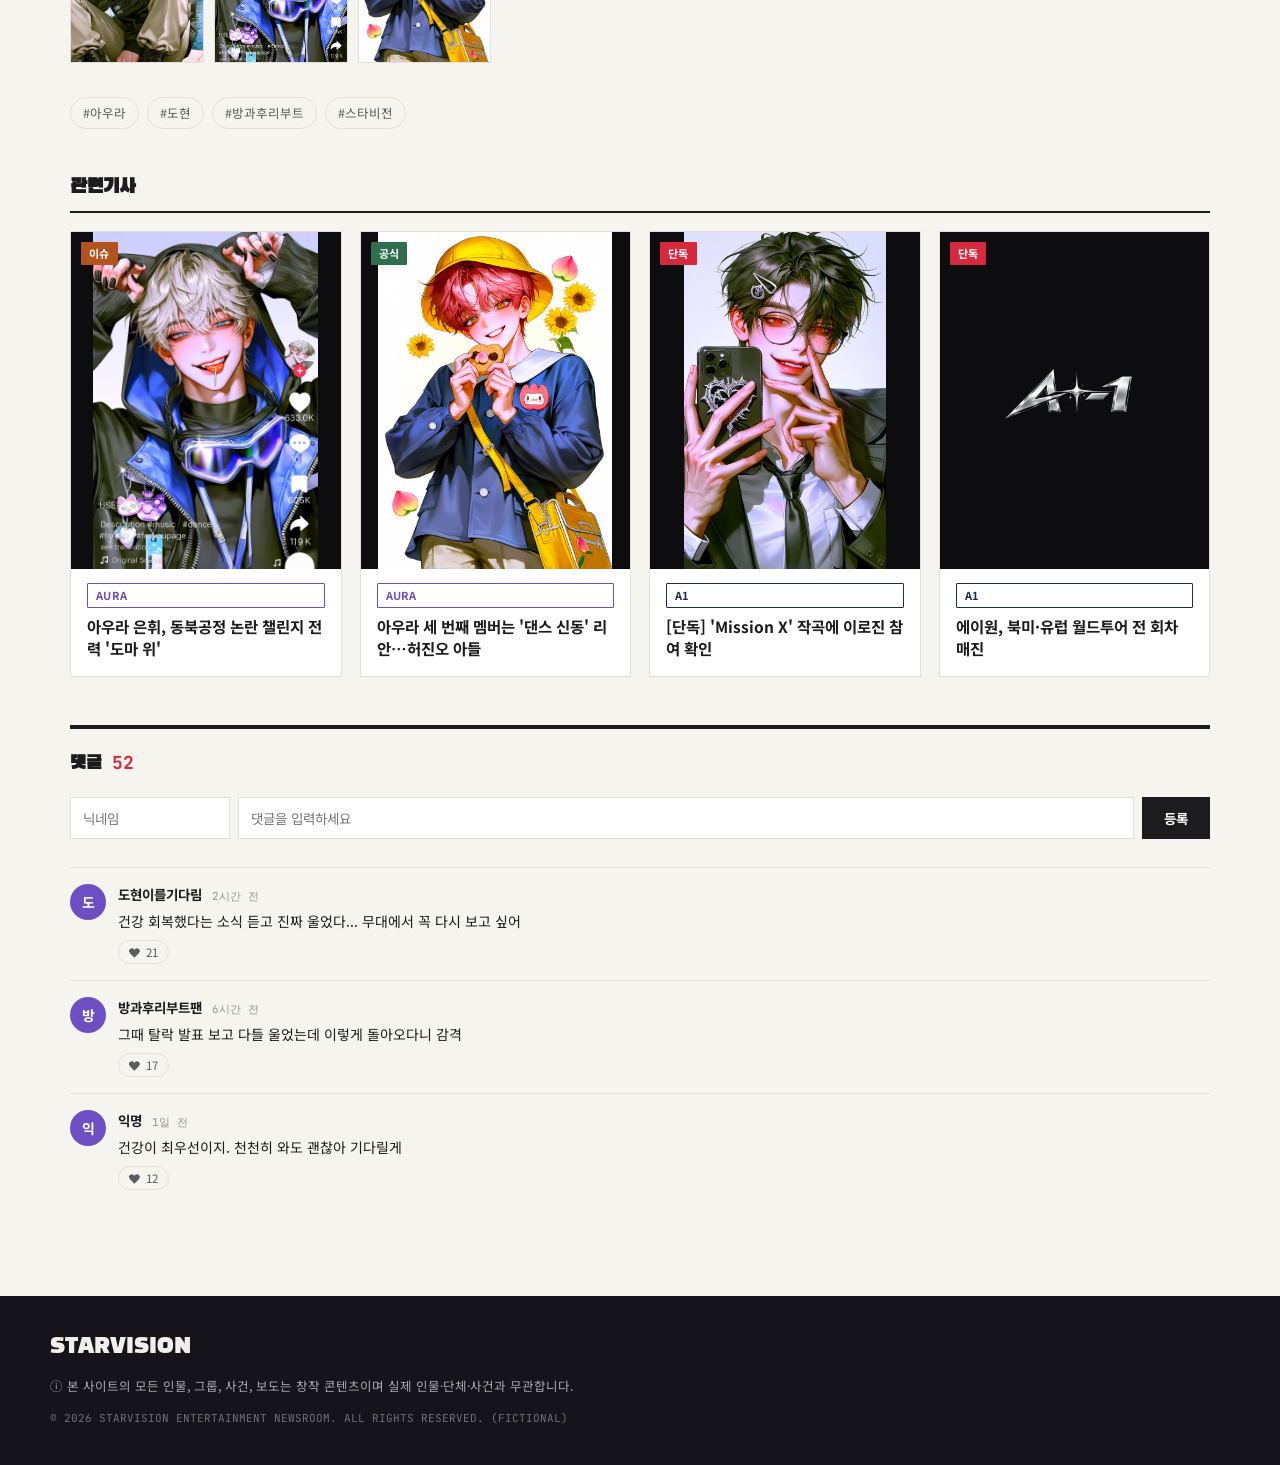
<file: news2.html>
<!DOCTYPE html>
<html lang="ko">
<head>
<meta charset="UTF-8">
<meta name="viewport" content="width=device-width, initial-scale=1.0">
<title>아우라 첫 멤버 도현 공개…위암 투병 후 재기 | STARVISION 연예</title>
<link rel="preconnect" href="https://fonts.googleapis.com">
<link href="https://fonts.googleapis.com/css2?family=Black+Han+Sans&family=Noto+Sans+KR:wght@400;500;700;900&family=JetBrains+Mono:wght@400;500;700&display=swap" rel="stylesheet">
<link rel="stylesheet" href="css/style.css">
</head>
<body>

<div class="topbar">
  <div class="topbar-inner">
    <span>2026.06.23 (화) <span class="dim">업데이트 09:12</span></span>
    <span class="dim">로그인 · 마이뉴스 · 제보하기</span>
  </div>
</div>

<header class="masthead">
  <div class="masthead-inner">
    <div>
      <a href="index.html" class="logo">STAR<span>VISION</span></a>
      <div class="masthead-tagline">EXCLUSIVE K-POP NEWSROOM · STARVISION ENTERTAINMENT</div>
    </div>
    <div class="masthead-right">
      <div class="masthead-search">🔍 아티스트, 키워드 검색</div>
    </div>
  </div>
  <nav class="navtabs">
    <a href="index.html">전체</a>
    <a href="index.html">A1</a>
    <a href="index.html" class="active">AURA</a>
    <a href="index.html">음악</a>
    <a href="index.html">포토</a>
  </nav>
</header>

<div class="ticker">
  <span class="ticker-label">속보</span>
  <div class="ticker-viewport">
    <div class="ticker-track">
      <a href="news5.html">[단독] 에이원, 북미·유럽 월드투어 전 회차 매진</a>
      <a href="news4.html">아우라 3번째 멤버 리안 공개…허진오 아들</a>
      <a href="news3.html">[단독] 'Mission X' 작곡에 이로진 참여 확인</a>
      <a href="news2.html">아우라 첫 멤버 도현, 위암 투병 후 재기</a>
      <a href="news1.html">아우라 은휘, 동북공정 논란 챌린지 전력</a>
      <a href="news5.html">[단독] 에이원, 북미·유럽 월드투어 전 회차 매진</a>
      <a href="news4.html">아우라 3번째 멤버 리안 공개…허진오 아들</a>
      <a href="news3.html">[단독] 'Mission X' 작곡에 이로진 참여 확인</a>
      <a href="news2.html">아우라 첫 멤버 도현, 위암 투병 후 재기</a>
      <a href="news1.html">아우라 은휘, 동북공정 논란 챌린지 전력</a>
    </div>
  </div>
</div>

<main>
  <div class="breadcrumb"><a href="index.html">STARVISION</a> &gt; <a href="index.html">AURA</a> &gt; 공식</div>

  <article class="article-head">
    <div class="article-tags">
      <span class="badge badge-official">공식</span>
      <span class="badge badge-cat badge-cat-aura">AURA</span>
      <img class="grouplogo" src="img/auralogo.png" alt="AURA">
    </div>
    <h1>아우라 첫 멤버 도현 공개…'방과후 리부트' 출신, 위암 투병 후 재기 나선다</h1>

    <div class="byline-row">
      <div class="byline-left">
        <span class="reporter">신유진 기자</span> <span class="email mono">yoojin.shin@starvision.news</span>
      </div>
      <div class="meta-row">
        <span class="mono">입력 2026.06.19 11:30</span>
        <span class="stat">
          <svg viewBox="0 0 24 24" fill="none" stroke="currentColor" stroke-width="2"><path d="M1 12s4-7 11-7 11 7 11 7-4 7-11 7-11-7-11-7Z"/><circle cx="12" cy="12" r="3"/></svg>
          조회 <span data-article-id="news2" data-view-seed="10246" data-count-this-view>10,246</span>
        </span>
        <span class="stat">
          <svg viewBox="0 0 24 24" fill="none" stroke="currentColor" stroke-width="2"><path d="M21 15a2 2 0 0 1-2 2H7l-4 4V5a2 2 0 0 1 2-2h14a2 2 0 0 1 2 2v10Z"/></svg>
          댓글 <span data-article-id="news2" data-comment-seed="52">52</span>
        </span>
      </div>
      <div class="share-icons">
        <button type="button" aria-label="공유">↗</button>
        <button type="button" aria-label="스크랩">☆</button>
        <button type="button" aria-label="인쇄">⎙</button>
      </div>
    </div>

    <figure class="hero-figure">
      <img src="img/dohyeon.png" alt="아우라 첫 멤버로 공개된 도현">
      <figcaption>아우라(AURA)의 첫 번째 멤버로 공개된 도현. ⓒ STARVISION ENTERTAINMENT</figcaption>
    </figure>

    <div class="article-body">
      <p>스타비전 엔터테인먼트가 데뷔 준비 중인 차세대 그룹 아우라(AURA)의 첫 번째 멤버로 도현을 선공개했다. 도현은 지난해 방영된 아이돌 서바이벌 프로그램 '방과후 리부트'에 참가해 최종 10위를 기록한 연습생 출신으로, 방영 당시 탄탄한 실력과 독보적인 무대 장악력으로 많은 시청자들의 지지를 받았다.</p>

      <p>그러나 도현은 최종 순위 발표 이후 건강 악화를 이유로 데뷔 합류를 포기해야 했고, 이후 위암 진단을 받아 장기간 치료를 이어온 것으로 알려졌다. 이 소식에 팬들은 깊은 안타까움을 표했으며, 각종 온라인 커뮤니티와 SNS에서는 도현의 쾌유를 바라는 응원의 목소리가 이어진 바 있다.</p>

      <div class="pull-quote">"병마를 이겨내고 돌아와줘서 고맙다" — 팬 반응</div>

      <p>스타비전 측에 따르면, 도현은 현재 위암 치료를 성공적으로 마치고 건강을 완전히 회복한 상태이며, 아우라의 일원으로서 아이돌 활동을 본격적으로 이어갈 준비를 마쳤다. 팬들 사이에서는 "병마를 이겨내고 돌아와줘서 고맙다", "반드시 데뷔 무대에서 꼭 보고 싶다"는 감격의 반응이 줄을 이었다.</p>
    </div>

    <div class="gallery-block">
      <h3>아우라 라인업 지금까지</h3>
      <div class="gallery-grid">
        <a href="news2.html"><img src="img/dohyeon.png" alt="도현"></a>
        <a href="news1.html"><img src="img/eunhwi.png" alt="은휘"></a>
        <a href="news4.html"><img src="img/rian.png" alt="리안"></a>
      </div>
    </div>

    <div class="tagchips">
      <a href="index.html">#아우라</a>
      <a href="index.html">#도현</a>
      <a href="index.html">#방과후리부트</a>
      <a href="index.html">#스타비전</a>
    </div>
  </article>

  <div class="related-block">
    <div class="section-head"><h3>관련기사</h3></div>
    <div class="related-grid">
      <a class="story-card" href="news1.html">
        <div class="thumb"><img src="img/eunhwi.png" alt="은휘"><div class="thumb-tags"><span class="badge badge-issue">이슈</span></div></div>
        <div class="body"><span class="badge badge-cat badge-cat-aura">AURA</span><h4>아우라 은휘, 동북공정 논란 챌린지 전력 '도마 위'</h4></div>
      </a>
      <a class="story-card" href="news4.html">
        <div class="thumb"><img src="img/rian.png" alt="리안"><div class="thumb-tags"><span class="badge badge-official">공식</span></div></div>
        <div class="body"><span class="badge badge-cat badge-cat-aura">AURA</span><h4>아우라 세 번째 멤버는 '댄스 신동' 리안…허진오 아들</h4></div>
      </a>
      <a class="story-card" href="news3.html">
        <div class="thumb"><img src="img/rojin.png" alt="이로진"><div class="thumb-tags"><span class="badge badge-exclusive">단독</span></div></div>
        <div class="body"><span class="badge badge-cat badge-cat-a1">A1</span><h4>[단독] 'Mission X' 작곡에 이로진 참여 확인</h4></div>
      </a>
      <a class="story-card" href="news5.html">
        <div class="thumb"><img src="img/a1logo.png" alt="에이원" style="object-fit:contain;background:#0d0d10;padding:18px;"><div class="thumb-tags"><span class="badge badge-exclusive">단독</span></div></div>
        <div class="body"><span class="badge badge-cat badge-cat-a1">A1</span><h4>에이원, 북미·유럽 월드투어 전 회차 매진</h4></div>
      </a>
    </div>
  </div>

  <section class="comments-block">
    <div class="comments-head">
      <h3>댓글</h3>
      <span class="count mono" data-article-id="news2" data-comment-count>52</span>
    </div>

    <form class="comment-form" data-comment-form>
      <input type="text" name="name" placeholder="닉네임" maxlength="20" required>
      <textarea name="text" placeholder="댓글을 입력하세요" maxlength="300" required></textarea>
      <button type="submit">등록</button>
    </form>

    <ul class="comment-list" data-comment-list>
      <li class="comment-item">
        <div class="comment-avatar" aria-hidden="true">도</div>
        <div class="comment-body">
          <div class="comment-meta"><span class="comment-name">도현이를기다림</span><span class="comment-time mono">2시간 전</span></div>
          <p class="comment-text">건강 회복했다는 소식 듣고 진짜 울었다... 무대에서 꼭 다시 보고 싶어</p>
          <button type="button" class="comment-like">❤ <span>21</span></button>
        </div>
      </li>
      <li class="comment-item">
        <div class="comment-avatar" aria-hidden="true">방</div>
        <div class="comment-body">
          <div class="comment-meta"><span class="comment-name">방과후리부트팬</span><span class="comment-time mono">6시간 전</span></div>
          <p class="comment-text">그때 탈락 발표 보고 다들 울었는데 이렇게 돌아오다니 감격</p>
          <button type="button" class="comment-like">❤ <span>17</span></button>
        </div>
      </li>
      <li class="comment-item">
        <div class="comment-avatar" aria-hidden="true">익</div>
        <div class="comment-body">
          <div class="comment-meta"><span class="comment-name">익명</span><span class="comment-time mono">1일 전</span></div>
          <p class="comment-text">건강이 최우선이지. 천천히 와도 괜찮아 기다릴게</p>
          <button type="button" class="comment-like">❤ <span>12</span></button>
        </div>
      </li>
    </ul>
  </section>
</main>

<footer class="site-footer">
  <div class="footer-inner">
    <div class="footer-logo">STARVISION</div>
    <p class="footer-disclaimer">ⓘ 본 사이트의 모든 인물, 그룹, 사건, 보도는 창작 콘텐츠이며 실제 인물·단체·사건과 무관합니다.</p>
    <p class="footer-copy">© 2026 STARVISION ENTERTAINMENT NEWSROOM. ALL RIGHTS RESERVED. (FICTIONAL)</p>
  </div>
</footer>

<script>window.STARVISION_ARTICLE = { id: "news2", viewSeed: 10246, commentSeed: 52 };</script>
<script src="js/script.js"></script>
</body>
</html>
</file>
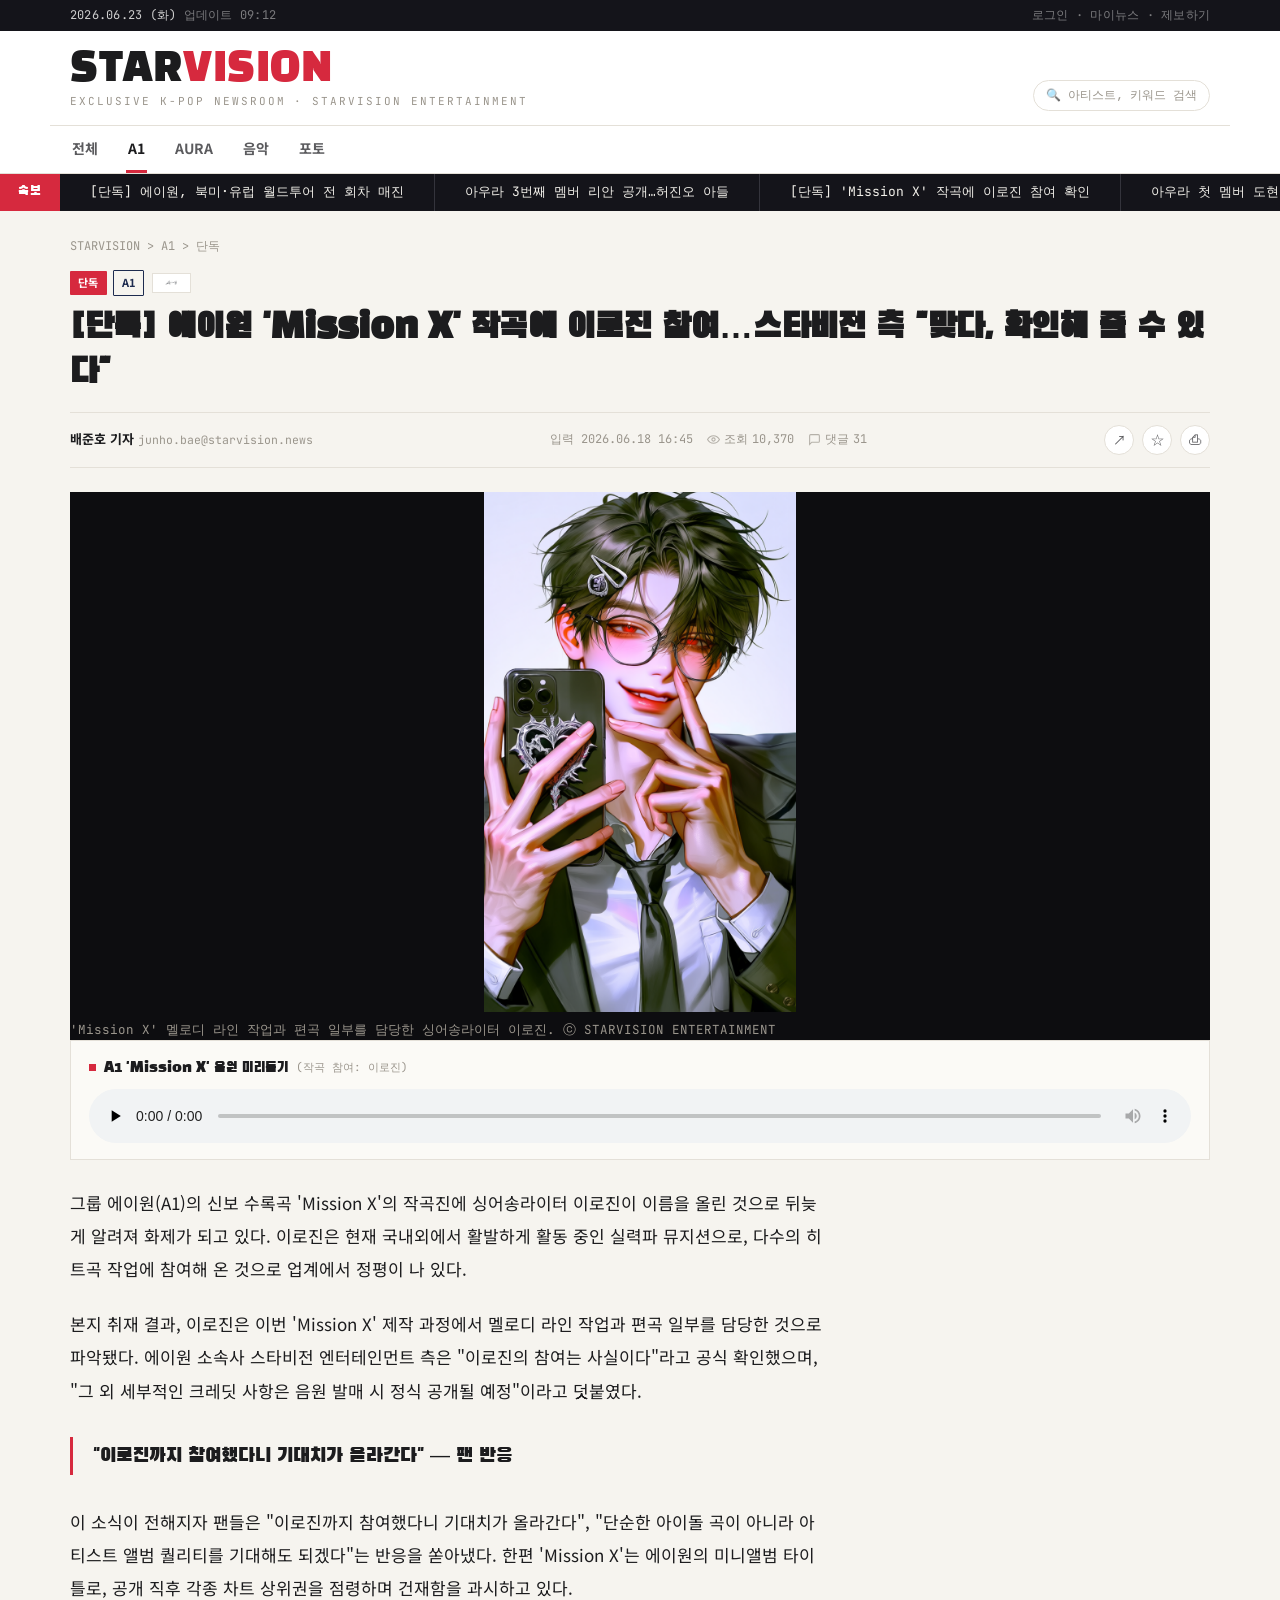
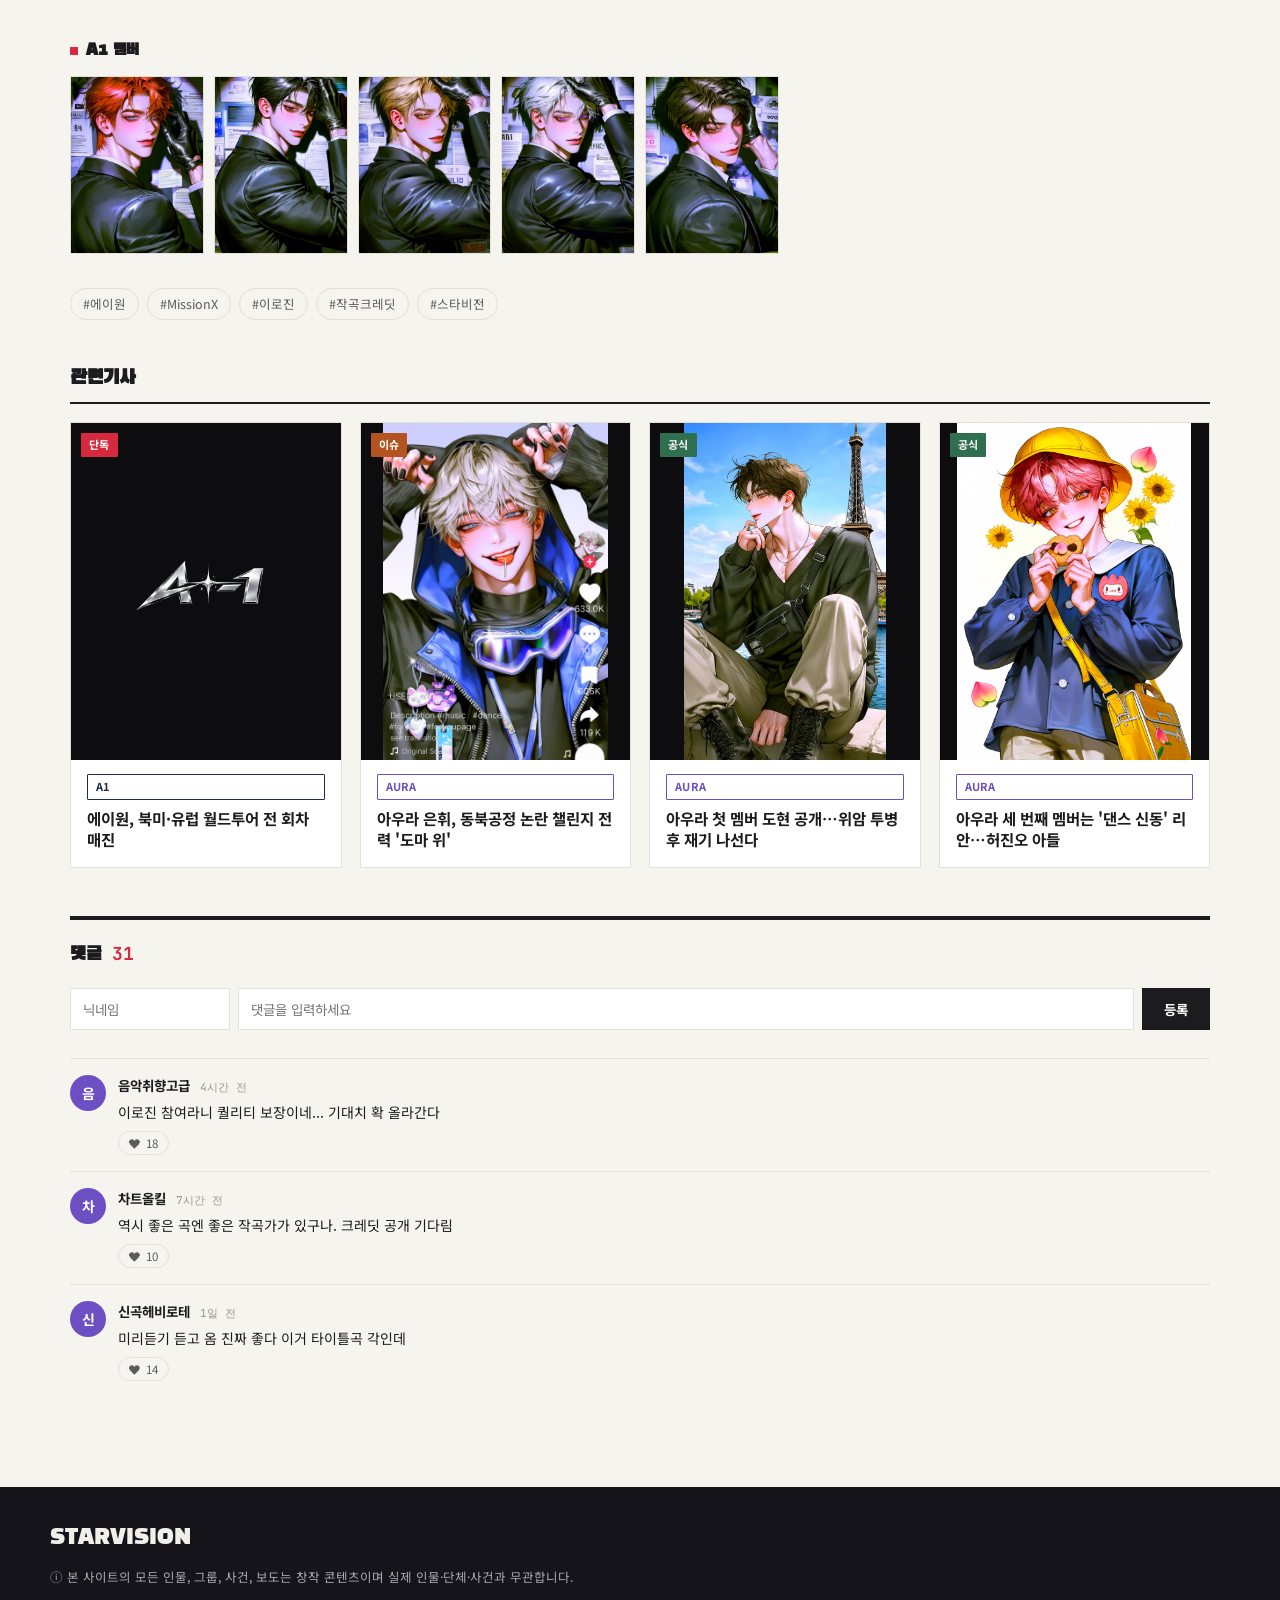
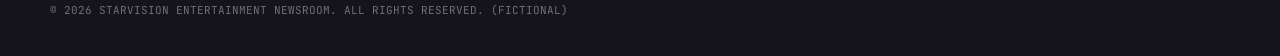
<file: news3.html>
<!DOCTYPE html>
<html lang="ko">
<head>
<meta charset="UTF-8">
<meta name="viewport" content="width=device-width, initial-scale=1.0">
<title>[단독] 에이원 'Mission X' 작곡에 이로진 참여 | STARVISION 연예</title>
<link rel="preconnect" href="https://fonts.googleapis.com">
<link href="https://fonts.googleapis.com/css2?family=Black+Han+Sans&family=Noto+Sans+KR:wght@400;500;700;900&family=JetBrains+Mono:wght@400;500;700&display=swap" rel="stylesheet">
<link rel="stylesheet" href="css/style.css">
</head>
<body>

<div class="topbar">
  <div class="topbar-inner">
    <span>2026.06.23 (화) <span class="dim">업데이트 09:12</span></span>
    <span class="dim">로그인 · 마이뉴스 · 제보하기</span>
  </div>
</div>

<header class="masthead">
  <div class="masthead-inner">
    <div>
      <a href="index.html" class="logo">STAR<span>VISION</span></a>
      <div class="masthead-tagline">EXCLUSIVE K-POP NEWSROOM · STARVISION ENTERTAINMENT</div>
    </div>
    <div class="masthead-right">
      <div class="masthead-search">🔍 아티스트, 키워드 검색</div>
    </div>
  </div>
  <nav class="navtabs">
    <a href="index.html">전체</a>
    <a href="index.html" class="active">A1</a>
    <a href="index.html">AURA</a>
    <a href="index.html">음악</a>
    <a href="index.html">포토</a>
  </nav>
</header>

<div class="ticker">
  <span class="ticker-label">속보</span>
  <div class="ticker-viewport">
    <div class="ticker-track">
      <a href="news5.html">[단독] 에이원, 북미·유럽 월드투어 전 회차 매진</a>
      <a href="news4.html">아우라 3번째 멤버 리안 공개…허진오 아들</a>
      <a href="news3.html">[단독] 'Mission X' 작곡에 이로진 참여 확인</a>
      <a href="news2.html">아우라 첫 멤버 도현, 위암 투병 후 재기</a>
      <a href="news1.html">아우라 은휘, 동북공정 논란 챌린지 전력</a>
      <a href="news5.html">[단독] 에이원, 북미·유럽 월드투어 전 회차 매진</a>
      <a href="news4.html">아우라 3번째 멤버 리안 공개…허진오 아들</a>
      <a href="news3.html">[단독] 'Mission X' 작곡에 이로진 참여 확인</a>
      <a href="news2.html">아우라 첫 멤버 도현, 위암 투병 후 재기</a>
      <a href="news1.html">아우라 은휘, 동북공정 논란 챌린지 전력</a>
    </div>
  </div>
</div>

<main>
  <div class="breadcrumb"><a href="index.html">STARVISION</a> &gt; <a href="index.html">A1</a> &gt; 단독</div>

  <article class="article-head">
    <div class="article-tags">
      <span class="badge badge-exclusive">단독</span>
      <span class="badge badge-cat badge-cat-a1">A1</span>
      <img class="grouplogo" src="img/a1logo.png" alt="A1" style="background:#fff;border:1px solid var(--hairline);">
    </div>
    <h1>[단독] 에이원 'Mission X' 작곡에 이로진 참여…스타비전 측 "맞다, 확인해 줄 수 있다"</h1>

    <div class="byline-row">
      <div class="byline-left">
        <span class="reporter">배준호 기자</span> <span class="email mono">junho.bae@starvision.news</span>
      </div>
      <div class="meta-row">
        <span class="mono">입력 2026.06.18 16:45</span>
        <span class="stat">
          <svg viewBox="0 0 24 24" fill="none" stroke="currentColor" stroke-width="2"><path d="M1 12s4-7 11-7 11 7 11 7-4 7-11 7-11-7-11-7Z"/><circle cx="12" cy="12" r="3"/></svg>
          조회 <span data-article-id="news3" data-view-seed="10369" data-count-this-view>10,369</span>
        </span>
        <span class="stat">
          <svg viewBox="0 0 24 24" fill="none" stroke="currentColor" stroke-width="2"><path d="M21 15a2 2 0 0 1-2 2H7l-4 4V5a2 2 0 0 1 2-2h14a2 2 0 0 1 2 2v10Z"/></svg>
          댓글 <span data-article-id="news3" data-comment-seed="31">31</span>
        </span>
      </div>
      <div class="share-icons">
        <button type="button" aria-label="공유">↗</button>
        <button type="button" aria-label="스크랩">☆</button>
        <button type="button" aria-label="인쇄">⎙</button>
      </div>
    </div>

    <figure class="hero-figure">
      <img src="img/rojin.png" alt="작곡가 이로진">
      <figcaption>'Mission X' 멜로디 라인 작업과 편곡 일부를 담당한 싱어송라이터 이로진. ⓒ STARVISION ENTERTAINMENT</figcaption>
    </figure>

    <div class="audio-embed">
      <div class="audio-label">A1 'Mission X' 음원 미리듣기 <span class="mono" style="font-size:11px;color:var(--ink-faint);font-weight:400;">(작곡 참여: 이로진)</span></div>
      <audio controls preload="none" src="audio/mission_x.mp3">
        브라우저가 오디오 재생을 지원하지 않습니다. <a href="audio/mission_x.mp3">음원 파일 다운로드</a>
      </audio>
    </div>

    <div class="article-body">
      <p>그룹 에이원(A1)의 신보 수록곡 'Mission X'의 작곡진에 싱어송라이터 이로진이 이름을 올린 것으로 뒤늦게 알려져 화제가 되고 있다. 이로진은 현재 국내외에서 활발하게 활동 중인 실력파 뮤지션으로, 다수의 히트곡 작업에 참여해 온 것으로 업계에서 정평이 나 있다.</p>

      <p>본지 취재 결과, 이로진은 이번 'Mission X' 제작 과정에서 멜로디 라인 작업과 편곡 일부를 담당한 것으로 파악됐다. 에이원 소속사 스타비전 엔터테인먼트 측은 "이로진의 참여는 사실이다"라고 공식 확인했으며, "그 외 세부적인 크레딧 사항은 음원 발매 시 정식 공개될 예정"이라고 덧붙였다.</p>

      <div class="pull-quote">"이로진까지 참여했다니 기대치가 올라간다" — 팬 반응</div>

      <p>이 소식이 전해지자 팬들은 "이로진까지 참여했다니 기대치가 올라간다", "단순한 아이돌 곡이 아니라 아티스트 앨범 퀄리티를 기대해도 되겠다"는 반응을 쏟아냈다. 한편 'Mission X'는 에이원의 미니앨범 타이틀로, 공개 직후 각종 차트 상위권을 점령하며 건재함을 과시하고 있다.</p>
    </div>

    <div class="gallery-block">
      <h3>A1 멤버</h3>
      <div class="gallery-grid">
        <a href="news5.html"><img src="img/member1.png" alt="A1 멤버"></a>
        <a href="news5.html"><img src="img/member2.png" alt="A1 멤버"></a>
        <a href="news5.html"><img src="img/member3.png" alt="A1 멤버"></a>
        <a href="news5.html"><img src="img/member4.png" alt="A1 멤버"></a>
        <a href="news5.html"><img src="img/member5.png" alt="A1 멤버"></a>
      </div>
    </div>

    <div class="tagchips">
      <a href="index.html">#에이원</a>
      <a href="index.html">#MissionX</a>
      <a href="index.html">#이로진</a>
      <a href="index.html">#작곡크레딧</a>
      <a href="index.html">#스타비전</a>
    </div>
  </article>

  <div class="related-block">
    <div class="section-head"><h3>관련기사</h3></div>
    <div class="related-grid">
      <a class="story-card" href="news5.html">
        <div class="thumb"><img src="img/a1logo.png" alt="에이원" style="object-fit:contain;background:#0d0d10;padding:18px;"><div class="thumb-tags"><span class="badge badge-exclusive">단독</span></div></div>
        <div class="body"><span class="badge badge-cat badge-cat-a1">A1</span><h4>에이원, 북미·유럽 월드투어 전 회차 매진</h4></div>
      </a>
      <a class="story-card" href="news1.html">
        <div class="thumb"><img src="img/eunhwi.png" alt="은휘"><div class="thumb-tags"><span class="badge badge-issue">이슈</span></div></div>
        <div class="body"><span class="badge badge-cat badge-cat-aura">AURA</span><h4>아우라 은휘, 동북공정 논란 챌린지 전력 '도마 위'</h4></div>
      </a>
      <a class="story-card" href="news2.html">
        <div class="thumb"><img src="img/dohyeon.png" alt="도현"><div class="thumb-tags"><span class="badge badge-official">공식</span></div></div>
        <div class="body"><span class="badge badge-cat badge-cat-aura">AURA</span><h4>아우라 첫 멤버 도현 공개…위암 투병 후 재기 나선다</h4></div>
      </a>
      <a class="story-card" href="news4.html">
        <div class="thumb"><img src="img/rian.png" alt="리안"><div class="thumb-tags"><span class="badge badge-official">공식</span></div></div>
        <div class="body"><span class="badge badge-cat badge-cat-aura">AURA</span><h4>아우라 세 번째 멤버는 '댄스 신동' 리안…허진오 아들</h4></div>
      </a>
    </div>
  </div>

  <section class="comments-block">
    <div class="comments-head">
      <h3>댓글</h3>
      <span class="count mono" data-article-id="news3" data-comment-count>31</span>
    </div>

    <form class="comment-form" data-comment-form>
      <input type="text" name="name" placeholder="닉네임" maxlength="20" required>
      <textarea name="text" placeholder="댓글을 입력하세요" maxlength="300" required></textarea>
      <button type="submit">등록</button>
    </form>

    <ul class="comment-list" data-comment-list>
      <li class="comment-item">
        <div class="comment-avatar" aria-hidden="true">음</div>
        <div class="comment-body">
          <div class="comment-meta"><span class="comment-name">음악취향고급</span><span class="comment-time mono">4시간 전</span></div>
          <p class="comment-text">이로진 참여라니 퀄리티 보장이네... 기대치 확 올라간다</p>
          <button type="button" class="comment-like">❤ <span>18</span></button>
        </div>
      </li>
      <li class="comment-item">
        <div class="comment-avatar" aria-hidden="true">차</div>
        <div class="comment-body">
          <div class="comment-meta"><span class="comment-name">차트올킬</span><span class="comment-time mono">7시간 전</span></div>
          <p class="comment-text">역시 좋은 곡엔 좋은 작곡가가 있구나. 크레딧 공개 기다림</p>
          <button type="button" class="comment-like">❤ <span>10</span></button>
        </div>
      </li>
      <li class="comment-item">
        <div class="comment-avatar" aria-hidden="true">신</div>
        <div class="comment-body">
          <div class="comment-meta"><span class="comment-name">신곡헤비로테</span><span class="comment-time mono">1일 전</span></div>
          <p class="comment-text">미리듣기 듣고 옴 진짜 좋다 이거 타이틀곡 각인데</p>
          <button type="button" class="comment-like">❤ <span>14</span></button>
        </div>
      </li>
    </ul>
  </section>
</main>

<footer class="site-footer">
  <div class="footer-inner">
    <div class="footer-logo">STARVISION</div>
    <p class="footer-disclaimer">ⓘ 본 사이트의 모든 인물, 그룹, 사건, 보도는 창작 콘텐츠이며 실제 인물·단체·사건과 무관합니다.</p>
    <p class="footer-copy">© 2026 STARVISION ENTERTAINMENT NEWSROOM. ALL RIGHTS RESERVED. (FICTIONAL)</p>
  </div>
</footer>

<script>window.STARVISION_ARTICLE = { id: "news3", viewSeed: 10369, commentSeed: 31 };</script>
<script src="js/script.js"></script>
</body>
</html>
</file>
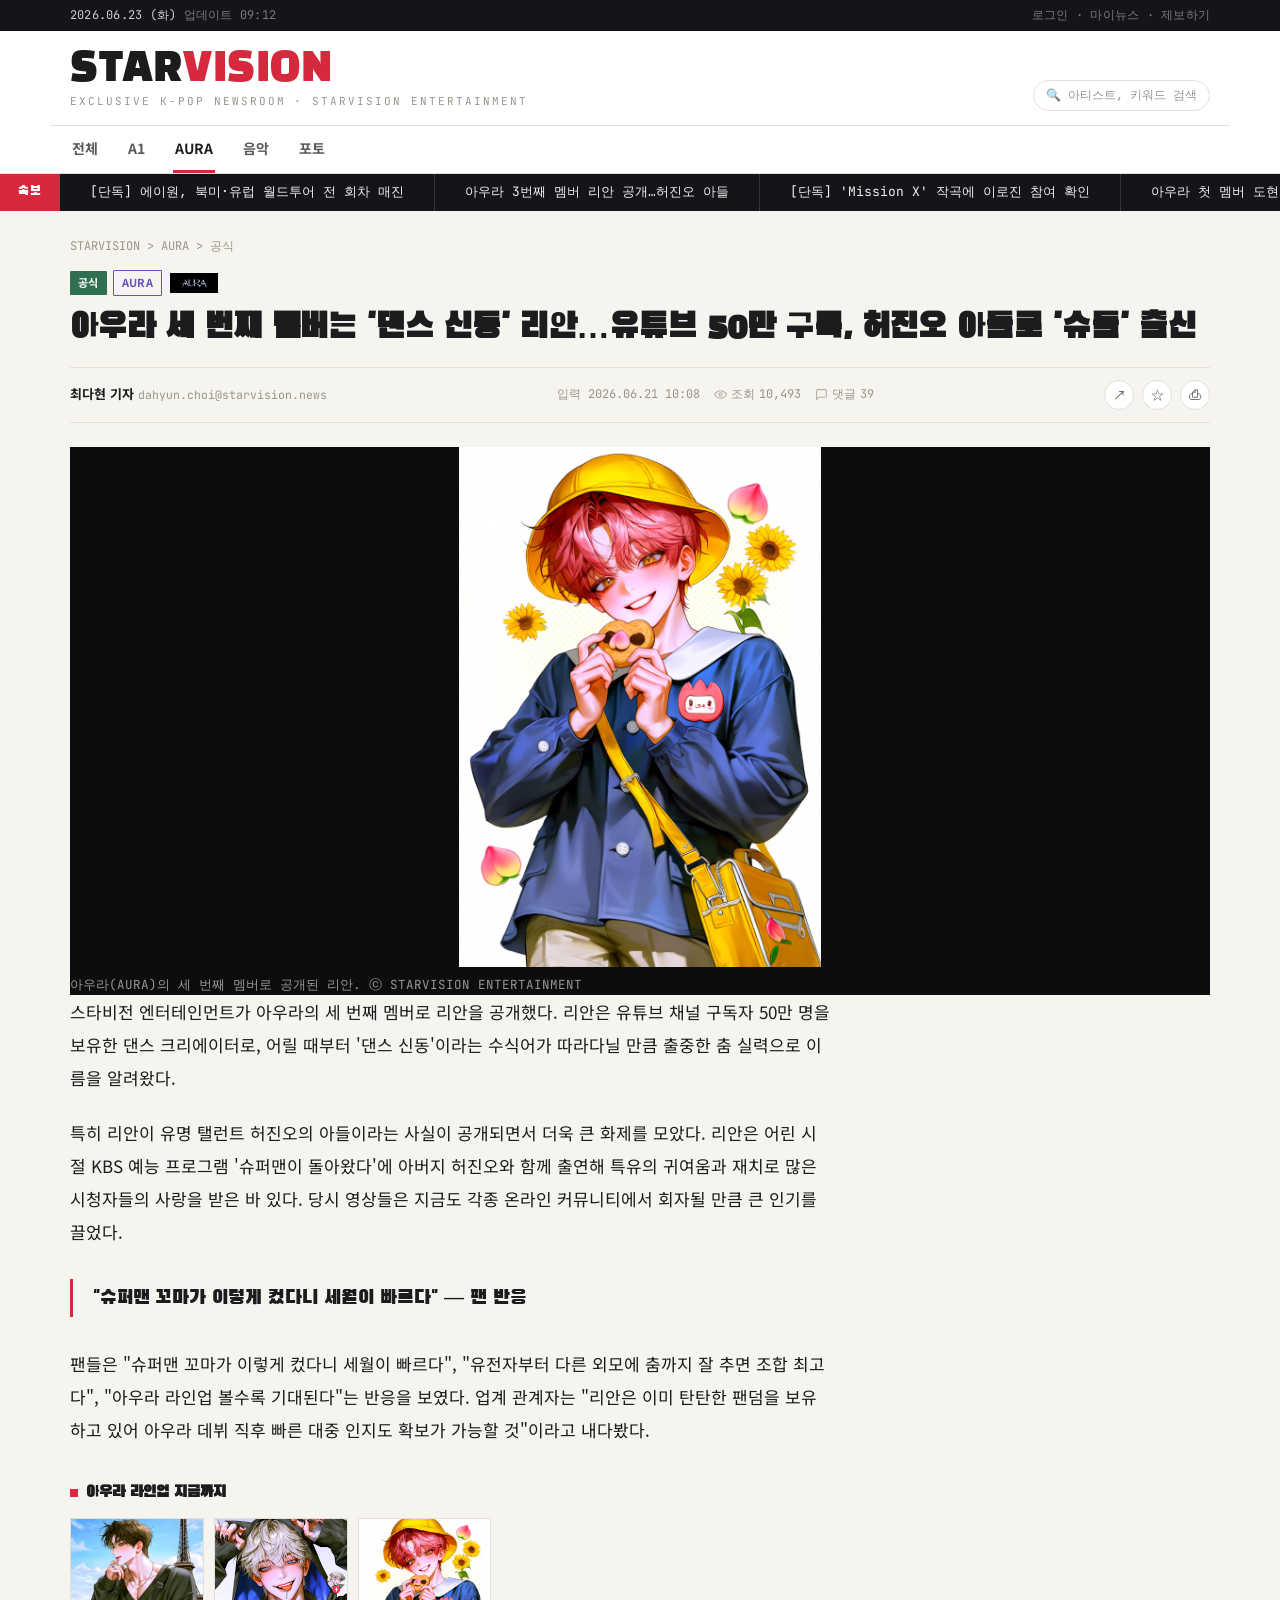
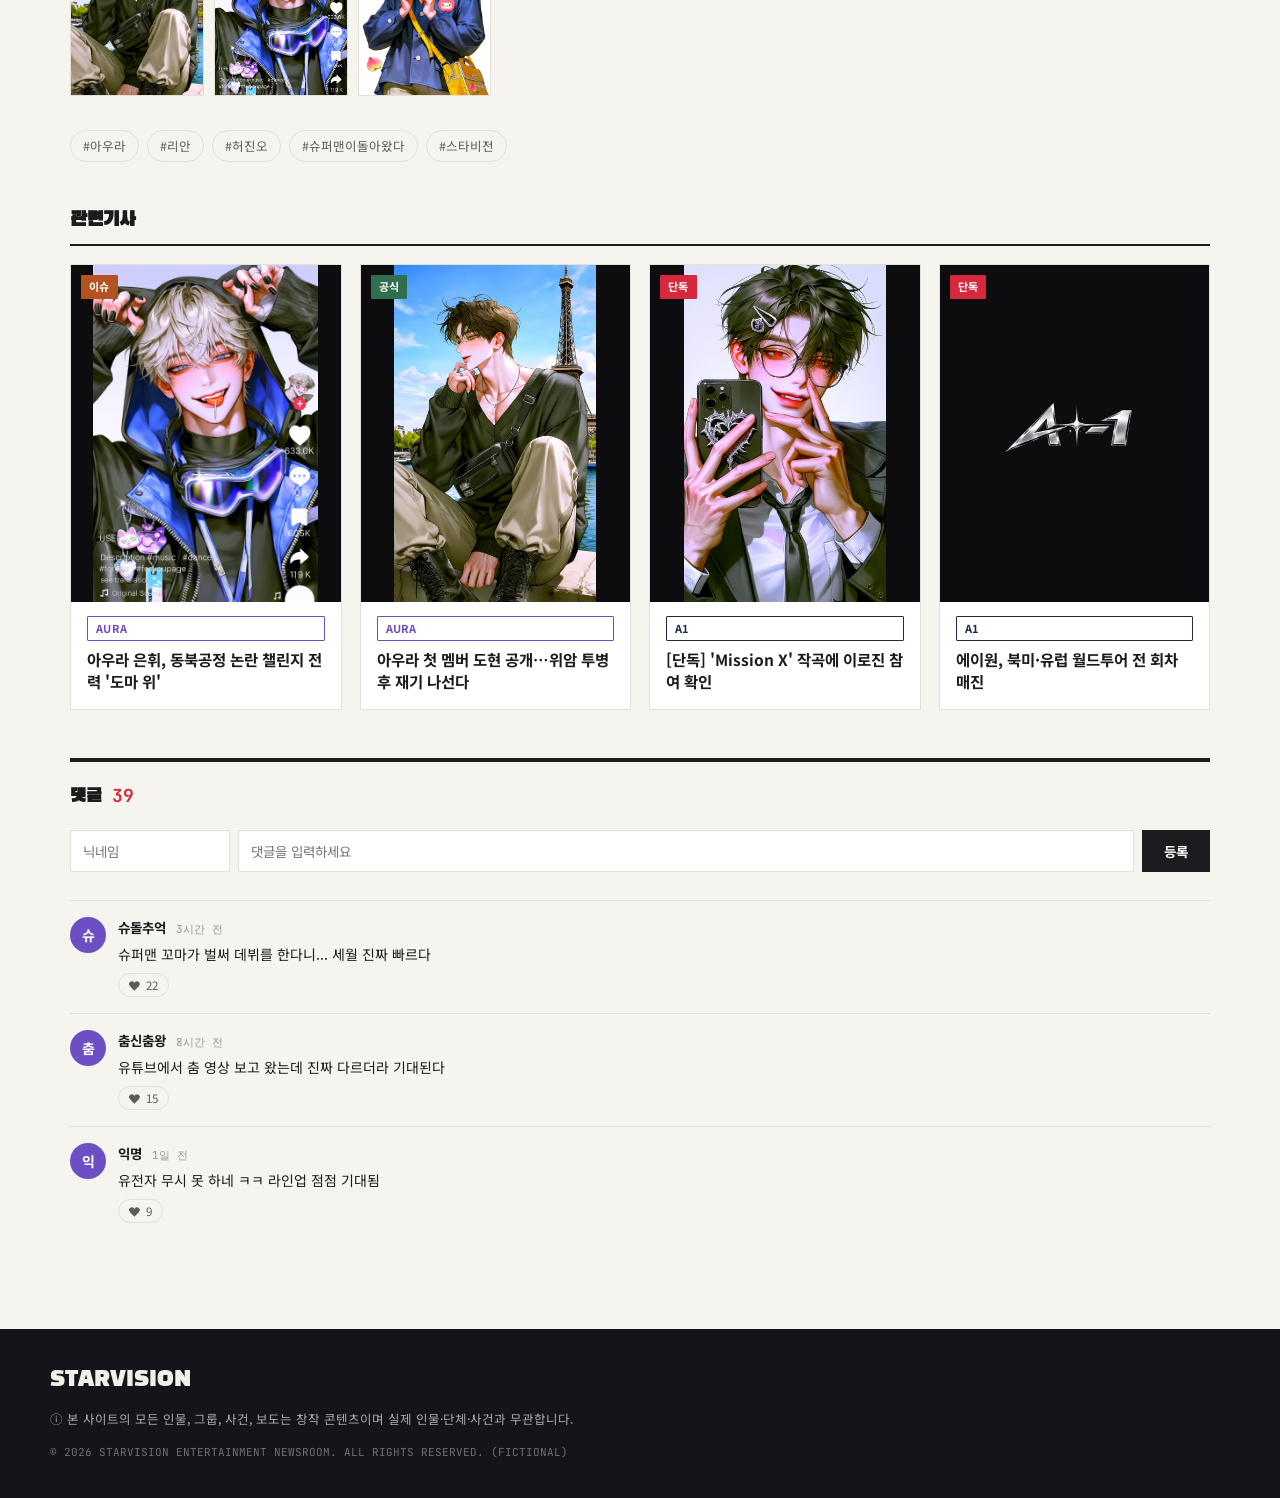
<file: news4.html>
<!DOCTYPE html>
<html lang="ko">
<head>
<meta charset="UTF-8">
<meta name="viewport" content="width=device-width, initial-scale=1.0">
<title>아우라 세 번째 멤버 리안 공개…허진오 아들 | STARVISION 연예</title>
<link rel="preconnect" href="https://fonts.googleapis.com">
<link href="https://fonts.googleapis.com/css2?family=Black+Han+Sans&family=Noto+Sans+KR:wght@400;500;700;900&family=JetBrains+Mono:wght@400;500;700&display=swap" rel="stylesheet">
<link rel="stylesheet" href="css/style.css">
</head>
<body>

<div class="topbar">
  <div class="topbar-inner">
    <span>2026.06.23 (화) <span class="dim">업데이트 09:12</span></span>
    <span class="dim">로그인 · 마이뉴스 · 제보하기</span>
  </div>
</div>

<header class="masthead">
  <div class="masthead-inner">
    <div>
      <a href="index.html" class="logo">STAR<span>VISION</span></a>
      <div class="masthead-tagline">EXCLUSIVE K-POP NEWSROOM · STARVISION ENTERTAINMENT</div>
    </div>
    <div class="masthead-right">
      <div class="masthead-search">🔍 아티스트, 키워드 검색</div>
    </div>
  </div>
  <nav class="navtabs">
    <a href="index.html">전체</a>
    <a href="index.html">A1</a>
    <a href="index.html" class="active">AURA</a>
    <a href="index.html">음악</a>
    <a href="index.html">포토</a>
  </nav>
</header>

<div class="ticker">
  <span class="ticker-label">속보</span>
  <div class="ticker-viewport">
    <div class="ticker-track">
      <a href="news5.html">[단독] 에이원, 북미·유럽 월드투어 전 회차 매진</a>
      <a href="news4.html">아우라 3번째 멤버 리안 공개…허진오 아들</a>
      <a href="news3.html">[단독] 'Mission X' 작곡에 이로진 참여 확인</a>
      <a href="news2.html">아우라 첫 멤버 도현, 위암 투병 후 재기</a>
      <a href="news1.html">아우라 은휘, 동북공정 논란 챌린지 전력</a>
      <a href="news5.html">[단독] 에이원, 북미·유럽 월드투어 전 회차 매진</a>
      <a href="news4.html">아우라 3번째 멤버 리안 공개…허진오 아들</a>
      <a href="news3.html">[단독] 'Mission X' 작곡에 이로진 참여 확인</a>
      <a href="news2.html">아우라 첫 멤버 도현, 위암 투병 후 재기</a>
      <a href="news1.html">아우라 은휘, 동북공정 논란 챌린지 전력</a>
    </div>
  </div>
</div>

<main>
  <div class="breadcrumb"><a href="index.html">STARVISION</a> &gt; <a href="index.html">AURA</a> &gt; 공식</div>

  <article class="article-head">
    <div class="article-tags">
      <span class="badge badge-official">공식</span>
      <span class="badge badge-cat badge-cat-aura">AURA</span>
      <img class="grouplogo" src="img/auralogo.png" alt="AURA">
    </div>
    <h1>아우라 세 번째 멤버는 '댄스 신동' 리안…유튜브 50만 구독, 허진오 아들로 '슈돌' 출신</h1>

    <div class="byline-row">
      <div class="byline-left">
        <span class="reporter">최다현 기자</span> <span class="email mono">dahyun.choi@starvision.news</span>
      </div>
      <div class="meta-row">
        <span class="mono">입력 2026.06.21 10:08</span>
        <span class="stat">
          <svg viewBox="0 0 24 24" fill="none" stroke="currentColor" stroke-width="2"><path d="M1 12s4-7 11-7 11 7 11 7-4 7-11 7-11-7-11-7Z"/><circle cx="12" cy="12" r="3"/></svg>
          조회 <span data-article-id="news4" data-view-seed="10492" data-count-this-view>10,492</span>
        </span>
        <span class="stat">
          <svg viewBox="0 0 24 24" fill="none" stroke="currentColor" stroke-width="2"><path d="M21 15a2 2 0 0 1-2 2H7l-4 4V5a2 2 0 0 1 2-2h14a2 2 0 0 1 2 2v10Z"/></svg>
          댓글 <span data-article-id="news4" data-comment-seed="39">39</span>
        </span>
      </div>
      <div class="share-icons">
        <button type="button" aria-label="공유">↗</button>
        <button type="button" aria-label="스크랩">☆</button>
        <button type="button" aria-label="인쇄">⎙</button>
      </div>
    </div>

    <figure class="hero-figure">
      <img src="img/rian.png" alt="아우라 세 번째 멤버 리안">
      <figcaption>아우라(AURA)의 세 번째 멤버로 공개된 리안. ⓒ STARVISION ENTERTAINMENT</figcaption>
    </figure>

    <div class="article-body">
      <p>스타비전 엔터테인먼트가 아우라의 세 번째 멤버로 리안을 공개했다. 리안은 유튜브 채널 구독자 50만 명을 보유한 댄스 크리에이터로, 어릴 때부터 '댄스 신동'이라는 수식어가 따라다닐 만큼 출중한 춤 실력으로 이름을 알려왔다.</p>

      <p>특히 리안이 유명 탤런트 허진오의 아들이라는 사실이 공개되면서 더욱 큰 화제를 모았다. 리안은 어린 시절 KBS 예능 프로그램 '슈퍼맨이 돌아왔다'에 아버지 허진오와 함께 출연해 특유의 귀여움과 재치로 많은 시청자들의 사랑을 받은 바 있다. 당시 영상들은 지금도 각종 온라인 커뮤니티에서 회자될 만큼 큰 인기를 끌었다.</p>

      <div class="pull-quote">"슈퍼맨 꼬마가 이렇게 컸다니 세월이 빠르다" — 팬 반응</div>

      <p>팬들은 "슈퍼맨 꼬마가 이렇게 컸다니 세월이 빠르다", "유전자부터 다른 외모에 춤까지 잘 추면 조합 최고다", "아우라 라인업 볼수록 기대된다"는 반응을 보였다. 업계 관계자는 "리안은 이미 탄탄한 팬덤을 보유하고 있어 아우라 데뷔 직후 빠른 대중 인지도 확보가 가능할 것"이라고 내다봤다.</p>
    </div>

    <div class="gallery-block">
      <h3>아우라 라인업 지금까지</h3>
      <div class="gallery-grid">
        <a href="news2.html"><img src="img/dohyeon.png" alt="도현"></a>
        <a href="news1.html"><img src="img/eunhwi.png" alt="은휘"></a>
        <a href="news4.html"><img src="img/rian.png" alt="리안"></a>
      </div>
    </div>

    <div class="tagchips">
      <a href="index.html">#아우라</a>
      <a href="index.html">#리안</a>
      <a href="index.html">#허진오</a>
      <a href="index.html">#슈퍼맨이돌아왔다</a>
      <a href="index.html">#스타비전</a>
    </div>
  </article>

  <div class="related-block">
    <div class="section-head"><h3>관련기사</h3></div>
    <div class="related-grid">
      <a class="story-card" href="news1.html">
        <div class="thumb"><img src="img/eunhwi.png" alt="은휘"><div class="thumb-tags"><span class="badge badge-issue">이슈</span></div></div>
        <div class="body"><span class="badge badge-cat badge-cat-aura">AURA</span><h4>아우라 은휘, 동북공정 논란 챌린지 전력 '도마 위'</h4></div>
      </a>
      <a class="story-card" href="news2.html">
        <div class="thumb"><img src="img/dohyeon.png" alt="도현"><div class="thumb-tags"><span class="badge badge-official">공식</span></div></div>
        <div class="body"><span class="badge badge-cat badge-cat-aura">AURA</span><h4>아우라 첫 멤버 도현 공개…위암 투병 후 재기 나선다</h4></div>
      </a>
      <a class="story-card" href="news3.html">
        <div class="thumb"><img src="img/rojin.png" alt="이로진"><div class="thumb-tags"><span class="badge badge-exclusive">단독</span></div></div>
        <div class="body"><span class="badge badge-cat badge-cat-a1">A1</span><h4>[단독] 'Mission X' 작곡에 이로진 참여 확인</h4></div>
      </a>
      <a class="story-card" href="news5.html">
        <div class="thumb"><img src="img/a1logo.png" alt="에이원" style="object-fit:contain;background:#0d0d10;padding:18px;"><div class="thumb-tags"><span class="badge badge-exclusive">단독</span></div></div>
        <div class="body"><span class="badge badge-cat badge-cat-a1">A1</span><h4>에이원, 북미·유럽 월드투어 전 회차 매진</h4></div>
      </a>
    </div>
  </div>

  <section class="comments-block">
    <div class="comments-head">
      <h3>댓글</h3>
      <span class="count mono" data-article-id="news4" data-comment-count>39</span>
    </div>

    <form class="comment-form" data-comment-form>
      <input type="text" name="name" placeholder="닉네임" maxlength="20" required>
      <textarea name="text" placeholder="댓글을 입력하세요" maxlength="300" required></textarea>
      <button type="submit">등록</button>
    </form>

    <ul class="comment-list" data-comment-list>
      <li class="comment-item">
        <div class="comment-avatar" aria-hidden="true">슈</div>
        <div class="comment-body">
          <div class="comment-meta"><span class="comment-name">슈돌추억</span><span class="comment-time mono">3시간 전</span></div>
          <p class="comment-text">슈퍼맨 꼬마가 벌써 데뷔를 한다니... 세월 진짜 빠르다</p>
          <button type="button" class="comment-like">❤ <span>22</span></button>
        </div>
      </li>
      <li class="comment-item">
        <div class="comment-avatar" aria-hidden="true">춤</div>
        <div class="comment-body">
          <div class="comment-meta"><span class="comment-name">춤신춤왕</span><span class="comment-time mono">8시간 전</span></div>
          <p class="comment-text">유튜브에서 춤 영상 보고 왔는데 진짜 다르더라 기대된다</p>
          <button type="button" class="comment-like">❤ <span>15</span></button>
        </div>
      </li>
      <li class="comment-item">
        <div class="comment-avatar" aria-hidden="true">익</div>
        <div class="comment-body">
          <div class="comment-meta"><span class="comment-name">익명</span><span class="comment-time mono">1일 전</span></div>
          <p class="comment-text">유전자 무시 못 하네 ㅋㅋ 라인업 점점 기대됨</p>
          <button type="button" class="comment-like">❤ <span>9</span></button>
        </div>
      </li>
    </ul>
  </section>
</main>

<footer class="site-footer">
  <div class="footer-inner">
    <div class="footer-logo">STARVISION</div>
    <p class="footer-disclaimer">ⓘ 본 사이트의 모든 인물, 그룹, 사건, 보도는 창작 콘텐츠이며 실제 인물·단체·사건과 무관합니다.</p>
    <p class="footer-copy">© 2026 STARVISION ENTERTAINMENT NEWSROOM. ALL RIGHTS RESERVED. (FICTIONAL)</p>
  </div>
</footer>

<script>window.STARVISION_ARTICLE = { id: "news4", viewSeed: 10492, commentSeed: 39 };</script>
<script src="js/script.js"></script>
</body>
</html>
</file>
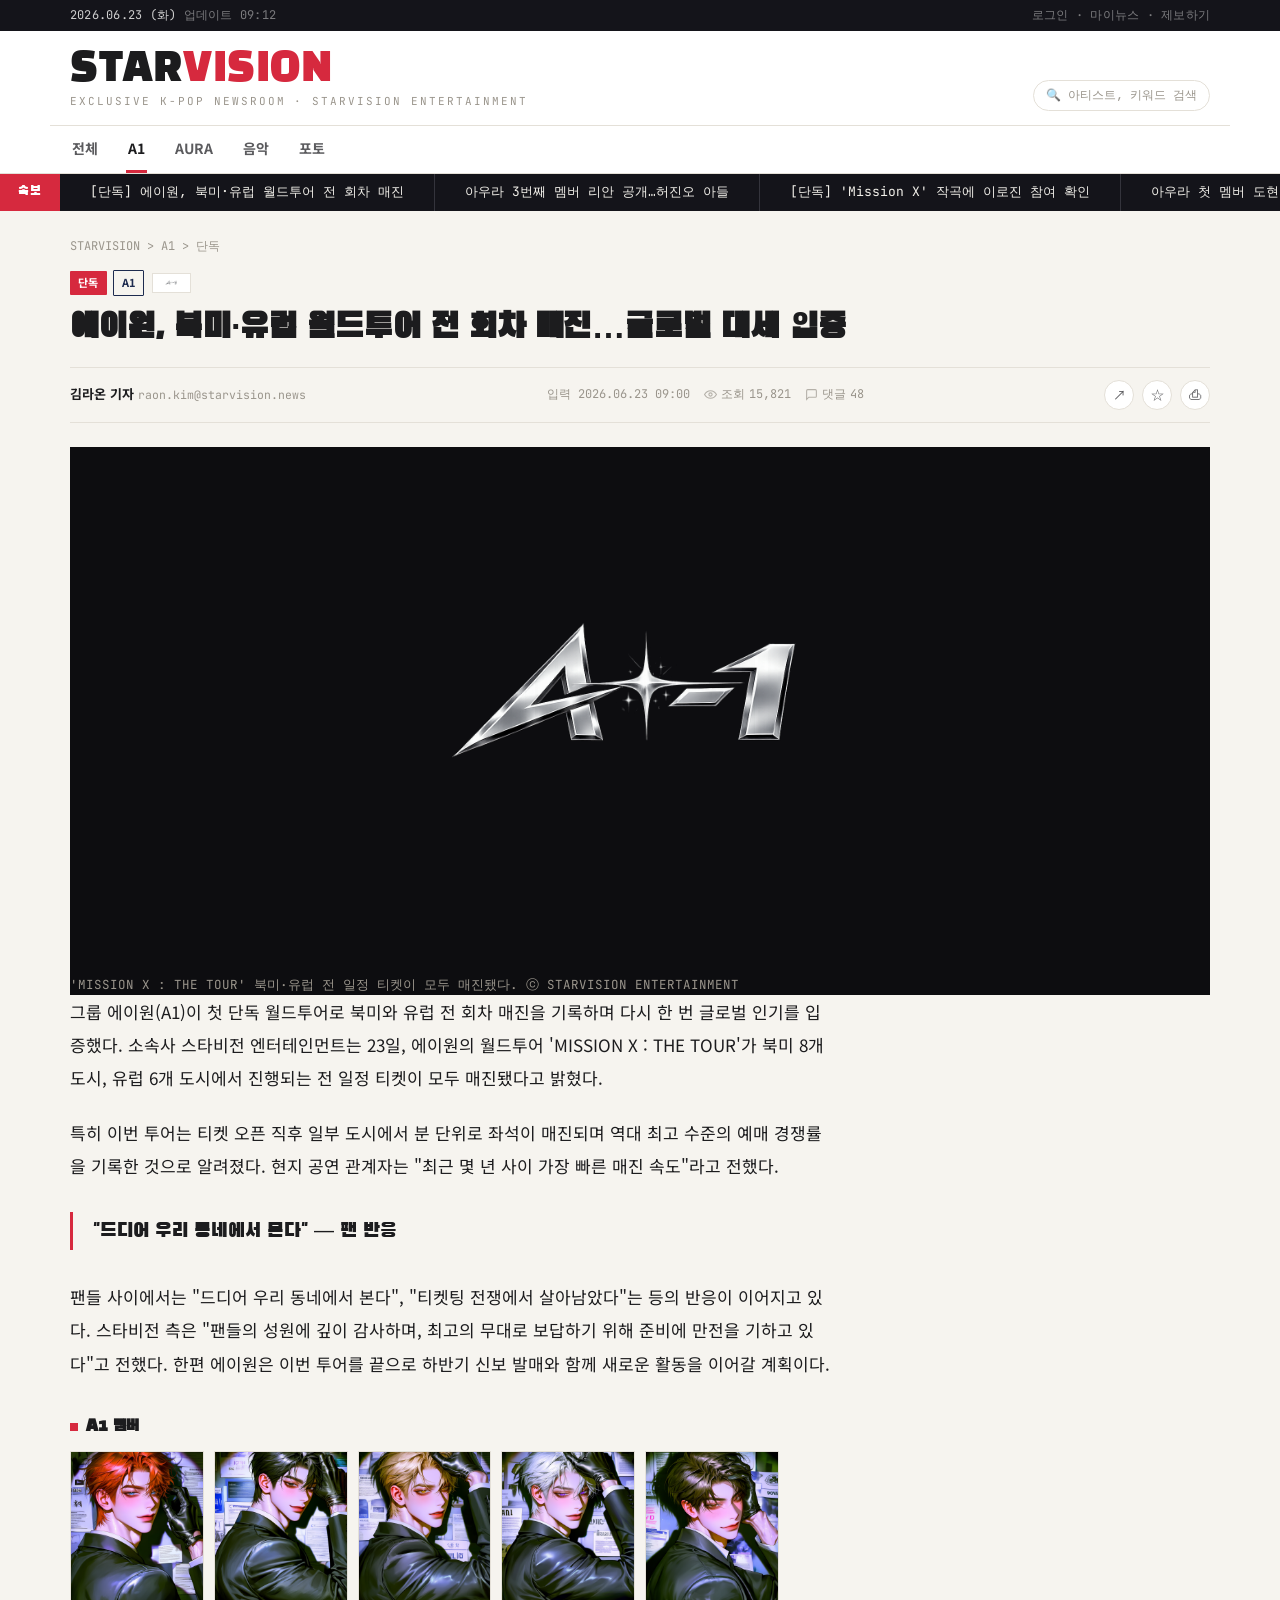
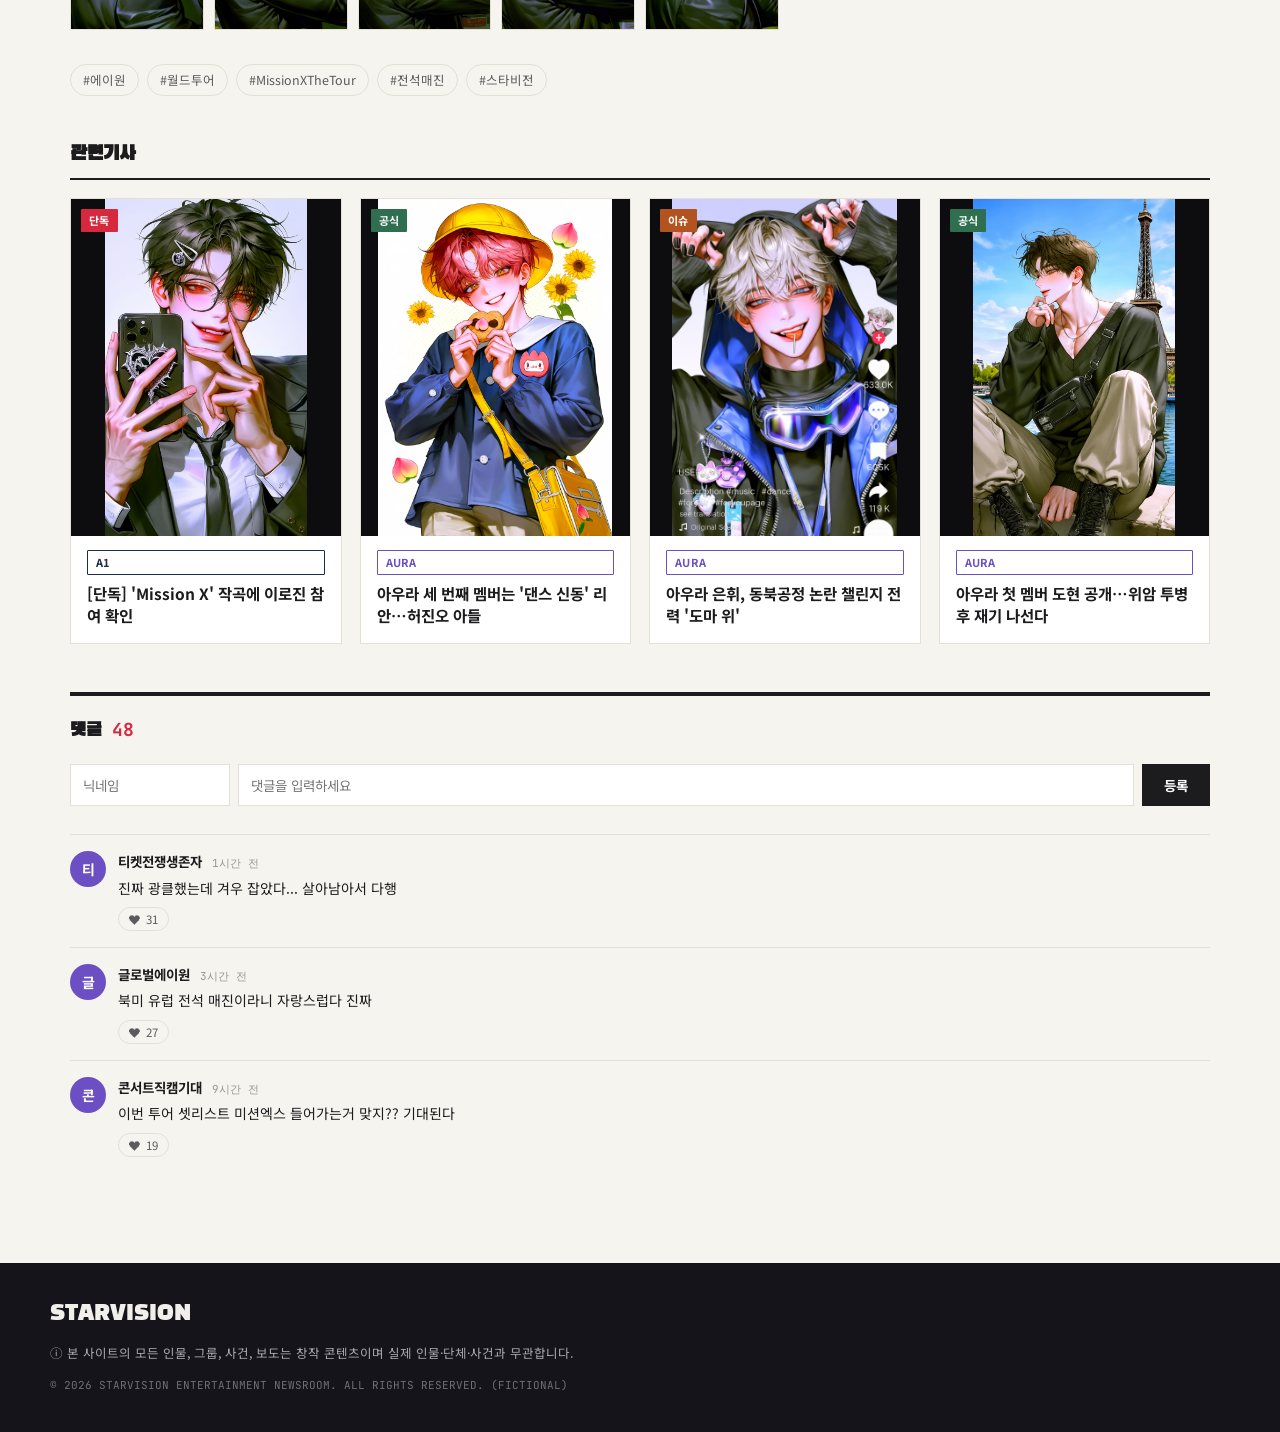
<file: news5.html>
<!DOCTYPE html>
<html lang="ko">
<head>
<meta charset="UTF-8">
<meta name="viewport" content="width=device-width, initial-scale=1.0">
<title>[단독] 에이원, 북미·유럽 월드투어 전 회차 매진 | STARVISION 연예</title>
<link rel="preconnect" href="https://fonts.googleapis.com">
<link href="https://fonts.googleapis.com/css2?family=Black+Han+Sans&family=Noto+Sans+KR:wght@400;500;700;900&family=JetBrains+Mono:wght@400;500;700&display=swap" rel="stylesheet">
<link rel="stylesheet" href="css/style.css">
</head>
<body>

<div class="topbar">
  <div class="topbar-inner">
    <span>2026.06.23 (화) <span class="dim">업데이트 09:12</span></span>
    <span class="dim">로그인 · 마이뉴스 · 제보하기</span>
  </div>
</div>

<header class="masthead">
  <div class="masthead-inner">
    <div>
      <a href="index.html" class="logo">STAR<span>VISION</span></a>
      <div class="masthead-tagline">EXCLUSIVE K-POP NEWSROOM · STARVISION ENTERTAINMENT</div>
    </div>
    <div class="masthead-right">
      <div class="masthead-search">🔍 아티스트, 키워드 검색</div>
    </div>
  </div>
  <nav class="navtabs">
    <a href="index.html">전체</a>
    <a href="index.html" class="active">A1</a>
    <a href="index.html">AURA</a>
    <a href="index.html">음악</a>
    <a href="index.html">포토</a>
  </nav>
</header>

<div class="ticker">
  <span class="ticker-label">속보</span>
  <div class="ticker-viewport">
    <div class="ticker-track">
      <a href="news5.html">[단독] 에이원, 북미·유럽 월드투어 전 회차 매진</a>
      <a href="news4.html">아우라 3번째 멤버 리안 공개…허진오 아들</a>
      <a href="news3.html">[단독] 'Mission X' 작곡에 이로진 참여 확인</a>
      <a href="news2.html">아우라 첫 멤버 도현, 위암 투병 후 재기</a>
      <a href="news1.html">아우라 은휘, 동북공정 논란 챌린지 전력</a>
      <a href="news5.html">[단독] 에이원, 북미·유럽 월드투어 전 회차 매진</a>
      <a href="news4.html">아우라 3번째 멤버 리안 공개…허진오 아들</a>
      <a href="news3.html">[단독] 'Mission X' 작곡에 이로진 참여 확인</a>
      <a href="news2.html">아우라 첫 멤버 도현, 위암 투병 후 재기</a>
      <a href="news1.html">아우라 은휘, 동북공정 논란 챌린지 전력</a>
    </div>
  </div>
</div>

<main>
  <div class="breadcrumb"><a href="index.html">STARVISION</a> &gt; <a href="index.html">A1</a> &gt; 단독</div>

  <article class="article-head">
    <div class="article-tags">
      <span class="badge badge-exclusive">단독</span>
      <span class="badge badge-cat badge-cat-a1">A1</span>
      <img class="grouplogo" src="img/a1logo.png" alt="A1" style="background:#fff;border:1px solid var(--hairline);">
    </div>
    <h1>에이원, 북미·유럽 월드투어 전 회차 매진…글로벌 대세 입증</h1>

    <div class="byline-row">
      <div class="byline-left">
        <span class="reporter">김라온 기자</span> <span class="email mono">raon.kim@starvision.news</span>
      </div>
      <div class="meta-row">
        <span class="mono">입력 2026.06.23 09:00</span>
        <span class="stat">
          <svg viewBox="0 0 24 24" fill="none" stroke="currentColor" stroke-width="2"><path d="M1 12s4-7 11-7 11 7 11 7-4 7-11 7-11-7-11-7Z"/><circle cx="12" cy="12" r="3"/></svg>
          조회 <span data-article-id="news5" data-view-seed="15820" data-count-this-view>15,820</span>
        </span>
        <span class="stat">
          <svg viewBox="0 0 24 24" fill="none" stroke="currentColor" stroke-width="2"><path d="M21 15a2 2 0 0 1-2 2H7l-4 4V5a2 2 0 0 1 2-2h14a2 2 0 0 1 2 2v10Z"/></svg>
          댓글 <span data-article-id="news5" data-comment-seed="48">48</span>
        </span>
      </div>
      <div class="share-icons">
        <button type="button" aria-label="공유">↗</button>
        <button type="button" aria-label="스크랩">☆</button>
        <button type="button" aria-label="인쇄">⎙</button>
      </div>
    </div>

    <figure class="hero-figure">
      <img src="img/a1logo.png" alt="에이원 월드투어 매진" style="background:#0d0d10;object-fit:contain;padding:50px 30px;">
      <figcaption>'MISSION X : THE TOUR' 북미·유럽 전 일정 티켓이 모두 매진됐다. ⓒ STARVISION ENTERTAINMENT</figcaption>
    </figure>

    <div class="article-body">
      <p>그룹 에이원(A1)이 첫 단독 월드투어로 북미와 유럽 전 회차 매진을 기록하며 다시 한 번 글로벌 인기를 입증했다. 소속사 스타비전 엔터테인먼트는 23일, 에이원의 월드투어 'MISSION X : THE TOUR'가 북미 8개 도시, 유럽 6개 도시에서 진행되는 전 일정 티켓이 모두 매진됐다고 밝혔다.</p>

      <p>특히 이번 투어는 티켓 오픈 직후 일부 도시에서 분 단위로 좌석이 매진되며 역대 최고 수준의 예매 경쟁률을 기록한 것으로 알려졌다. 현지 공연 관계자는 "최근 몇 년 사이 가장 빠른 매진 속도"라고 전했다.</p>

      <div class="pull-quote">"드디어 우리 동네에서 본다" — 팬 반응</div>

      <p>팬들 사이에서는 "드디어 우리 동네에서 본다", "티켓팅 전쟁에서 살아남았다"는 등의 반응이 이어지고 있다. 스타비전 측은 "팬들의 성원에 깊이 감사하며, 최고의 무대로 보답하기 위해 준비에 만전을 기하고 있다"고 전했다. 한편 에이원은 이번 투어를 끝으로 하반기 신보 발매와 함께 새로운 활동을 이어갈 계획이다.</p>
    </div>

    <div class="gallery-block">
      <h3>A1 멤버</h3>
      <div class="gallery-grid">
        <a href="news5.html"><img src="img/member1.png" alt="A1 멤버"></a>
        <a href="news5.html"><img src="img/member2.png" alt="A1 멤버"></a>
        <a href="news5.html"><img src="img/member3.png" alt="A1 멤버"></a>
        <a href="news5.html"><img src="img/member4.png" alt="A1 멤버"></a>
        <a href="news5.html"><img src="img/member5.png" alt="A1 멤버"></a>
      </div>
    </div>

    <div class="tagchips">
      <a href="index.html">#에이원</a>
      <a href="index.html">#월드투어</a>
      <a href="index.html">#MissionXTheTour</a>
      <a href="index.html">#전석매진</a>
      <a href="index.html">#스타비전</a>
    </div>
  </article>

  <div class="related-block">
    <div class="section-head"><h3>관련기사</h3></div>
    <div class="related-grid">
      <a class="story-card" href="news3.html">
        <div class="thumb"><img src="img/rojin.png" alt="이로진"><div class="thumb-tags"><span class="badge badge-exclusive">단독</span></div></div>
        <div class="body"><span class="badge badge-cat badge-cat-a1">A1</span><h4>[단독] 'Mission X' 작곡에 이로진 참여 확인</h4></div>
      </a>
      <a class="story-card" href="news4.html">
        <div class="thumb"><img src="img/rian.png" alt="리안"><div class="thumb-tags"><span class="badge badge-official">공식</span></div></div>
        <div class="body"><span class="badge badge-cat badge-cat-aura">AURA</span><h4>아우라 세 번째 멤버는 '댄스 신동' 리안…허진오 아들</h4></div>
      </a>
      <a class="story-card" href="news1.html">
        <div class="thumb"><img src="img/eunhwi.png" alt="은휘"><div class="thumb-tags"><span class="badge badge-issue">이슈</span></div></div>
        <div class="body"><span class="badge badge-cat badge-cat-aura">AURA</span><h4>아우라 은휘, 동북공정 논란 챌린지 전력 '도마 위'</h4></div>
      </a>
      <a class="story-card" href="news2.html">
        <div class="thumb"><img src="img/dohyeon.png" alt="도현"><div class="thumb-tags"><span class="badge badge-official">공식</span></div></div>
        <div class="body"><span class="badge badge-cat badge-cat-aura">AURA</span><h4>아우라 첫 멤버 도현 공개…위암 투병 후 재기 나선다</h4></div>
      </a>
    </div>
  </div>

  <section class="comments-block">
    <div class="comments-head">
      <h3>댓글</h3>
      <span class="count mono" data-article-id="news5" data-comment-count>48</span>
    </div>

    <form class="comment-form" data-comment-form>
      <input type="text" name="name" placeholder="닉네임" maxlength="20" required>
      <textarea name="text" placeholder="댓글을 입력하세요" maxlength="300" required></textarea>
      <button type="submit">등록</button>
    </form>

    <ul class="comment-list" data-comment-list>
      <li class="comment-item">
        <div class="comment-avatar" aria-hidden="true">티</div>
        <div class="comment-body">
          <div class="comment-meta"><span class="comment-name">티켓전쟁생존자</span><span class="comment-time mono">1시간 전</span></div>
          <p class="comment-text">진짜 광클했는데 겨우 잡았다... 살아남아서 다행</p>
          <button type="button" class="comment-like">❤ <span>31</span></button>
        </div>
      </li>
      <li class="comment-item">
        <div class="comment-avatar" aria-hidden="true">글</div>
        <div class="comment-body">
          <div class="comment-meta"><span class="comment-name">글로벌에이원</span><span class="comment-time mono">3시간 전</span></div>
          <p class="comment-text">북미 유럽 전석 매진이라니 자랑스럽다 진짜</p>
          <button type="button" class="comment-like">❤ <span>27</span></button>
        </div>
      </li>
      <li class="comment-item">
        <div class="comment-avatar" aria-hidden="true">콘</div>
        <div class="comment-body">
          <div class="comment-meta"><span class="comment-name">콘서트직캠기대</span><span class="comment-time mono">9시간 전</span></div>
          <p class="comment-text">이번 투어 셋리스트 미션엑스 들어가는거 맞지?? 기대된다</p>
          <button type="button" class="comment-like">❤ <span>19</span></button>
        </div>
      </li>
    </ul>
  </section>
</main>

<footer class="site-footer">
  <div class="footer-inner">
    <div class="footer-logo">STARVISION</div>
    <p class="footer-disclaimer">ⓘ 본 사이트의 모든 인물, 그룹, 사건, 보도는 창작 콘텐츠이며 실제 인물·단체·사건과 무관합니다.</p>
    <p class="footer-copy">© 2026 STARVISION ENTERTAINMENT NEWSROOM. ALL RIGHTS RESERVED. (FICTIONAL)</p>
  </div>
</footer>

<script>window.STARVISION_ARTICLE = { id: "news5", viewSeed: 15820, commentSeed: 48 };</script>
<script src="js/script.js"></script>
</body>
</html>
</file>
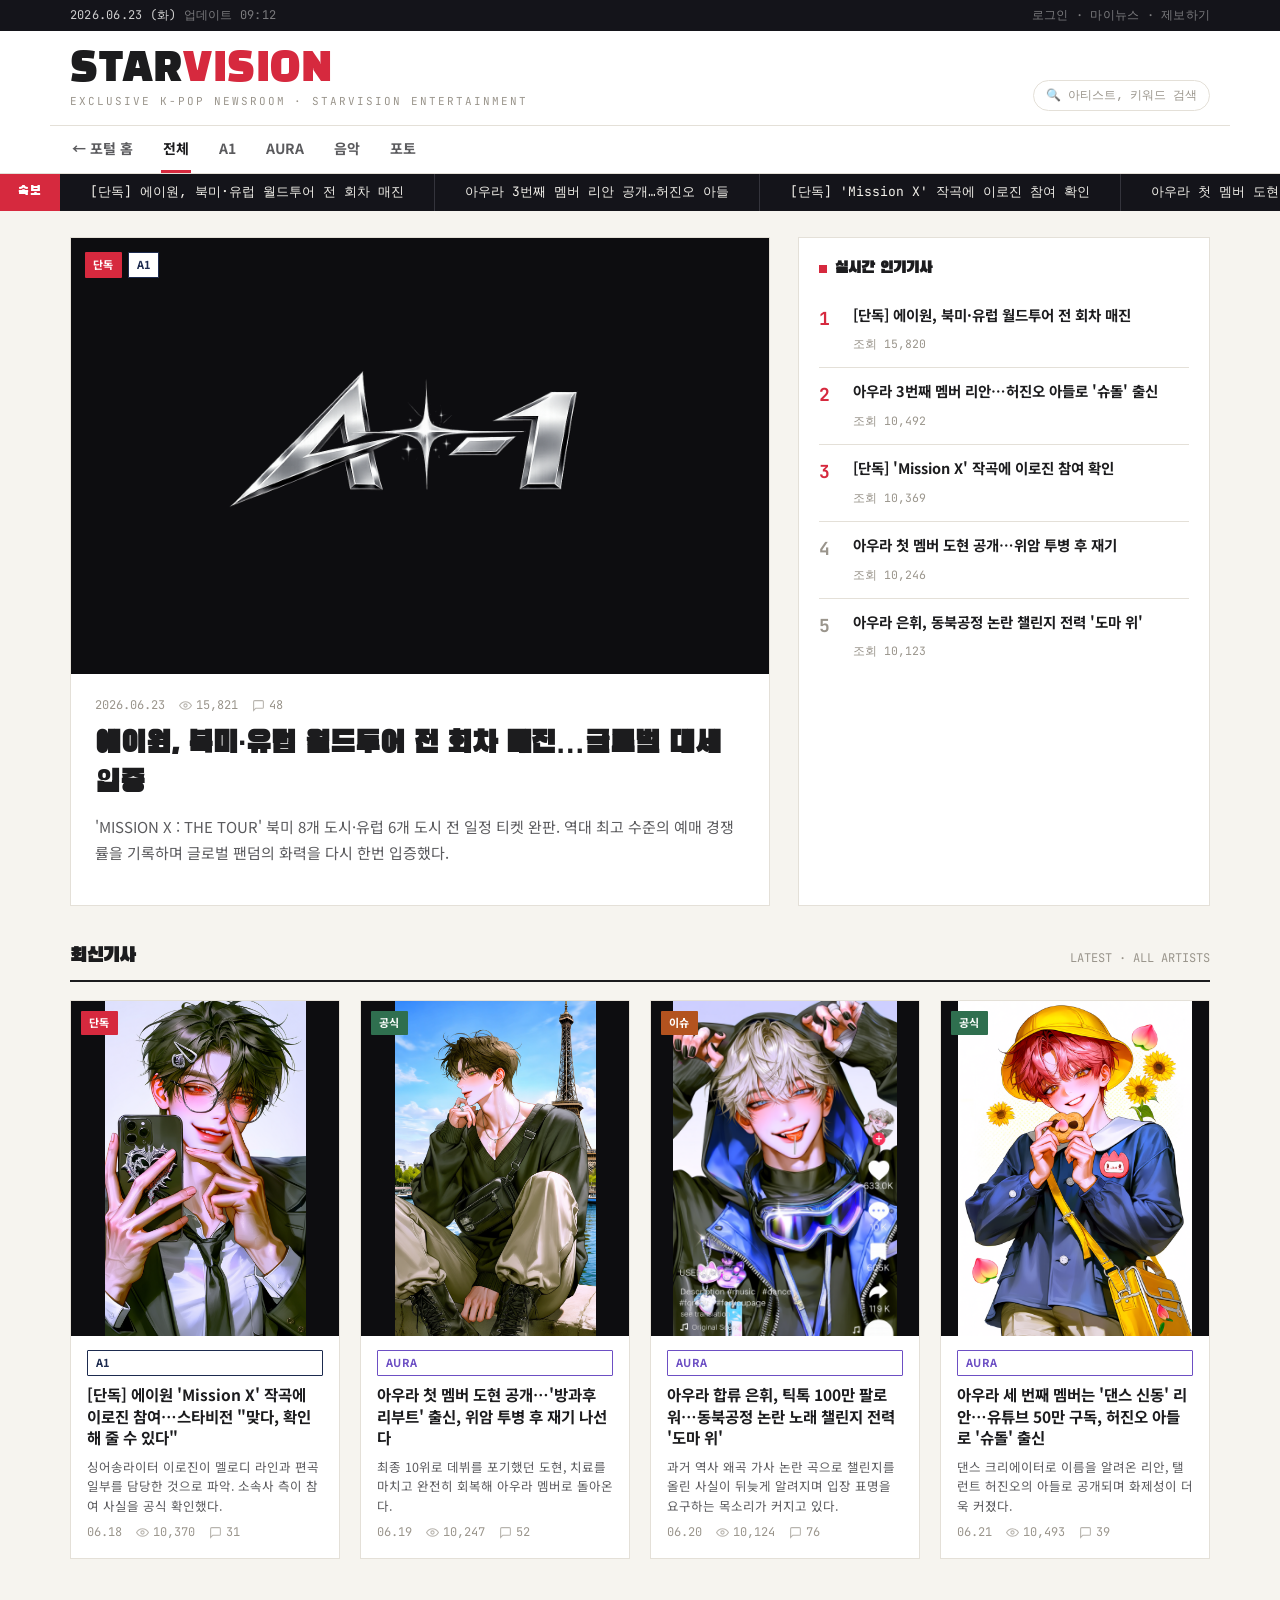
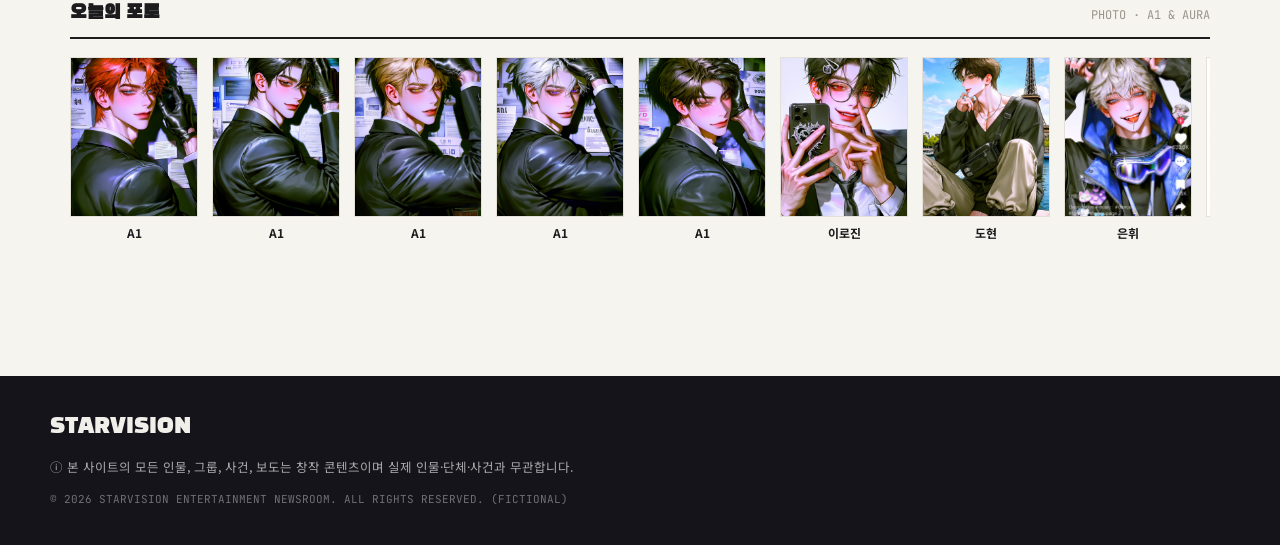
<file: newsroom.html>
<!DOCTYPE html>
<html lang="ko">
<head>
<meta charset="UTF-8">
<meta name="viewport" content="width=device-width, initial-scale=1.0">
<title>STARVISION 연예 | 스타비전 엔터테인먼트 단독 뉴스룸</title>
<link rel="preconnect" href="https://fonts.googleapis.com">
<link href="https://fonts.googleapis.com/css2?family=Black+Han+Sans&family=Noto+Sans+KR:wght@400;500;700;900&family=JetBrains+Mono:wght@400;500;700&display=swap" rel="stylesheet">
<link rel="stylesheet" href="css/style.css">
</head>
<body>

<div class="topbar">
  <div class="topbar-inner">
    <span>2026.06.23 (화) <span class="dim">업데이트 09:12</span></span>
    <span class="dim">로그인 · 마이뉴스 · 제보하기</span>
  </div>
</div>

<header class="masthead">
  <div class="masthead-inner">
    <div>
      <a href="index.html" class="logo">STAR<span>VISION</span></a>
      <div class="masthead-tagline">EXCLUSIVE K-POP NEWSROOM · STARVISION ENTERTAINMENT</div>
    </div>
    <div class="masthead-right">
      <div class="masthead-search">🔍 아티스트, 키워드 검색</div>
    </div>
  </div>
  <nav class="navtabs">
    <a href="index.html">← 포털 홈</a>
    <a href="newsroom.html" class="active">전체</a>
    <a href="newsroom.html">A1</a>
    <a href="newsroom.html">AURA</a>
    <a href="newsroom.html">음악</a>
    <a href="newsroom.html">포토</a>
  </nav>
</header>

<div class="ticker">
  <span class="ticker-label">속보</span>
  <div class="ticker-viewport">
    <div class="ticker-track">
      <a href="news5.html">[단독] 에이원, 북미·유럽 월드투어 전 회차 매진</a>
      <a href="news4.html">아우라 3번째 멤버 리안 공개…허진오 아들</a>
      <a href="news3.html">[단독] 'Mission X' 작곡에 이로진 참여 확인</a>
      <a href="news2.html">아우라 첫 멤버 도현, 위암 투병 후 재기</a>
      <a href="news1.html">아우라 은휘, 동북공정 논란 챌린지 전력</a>
      <a href="news5.html">[단독] 에이원, 북미·유럽 월드투어 전 회차 매진</a>
      <a href="news4.html">아우라 3번째 멤버 리안 공개…허진오 아들</a>
      <a href="news3.html">[단독] 'Mission X' 작곡에 이로진 참여 확인</a>
      <a href="news2.html">아우라 첫 멤버 도현, 위암 투병 후 재기</a>
      <a href="news1.html">아우라 은휘, 동북공정 논란 챌린지 전력</a>
    </div>
  </div>
</div>

<main>

  <div class="frontgrid">
    <a class="hero-card" href="news5.html">
      <div class="hero-media">
        <img src="img/a1logo.png" alt="에이원 월드투어 매진" style="object-position:center; background:#0d0d10; padding:30px; box-sizing:border-box;">
        <div class="hero-tagrow">
          <span class="badge badge-exclusive">단독</span>
          <span class="badge badge-cat badge-cat-a1" style="background:#fff;">A1</span>
        </div>
      </div>
      <div class="hero-body">
        <div class="meta-row">
          <span class="mono">2026.06.23</span>
          <span class="stat">
            <svg viewBox="0 0 24 24" fill="none" stroke="currentColor" stroke-width="2"><path d="M1 12s4-7 11-7 11 7 11 7-4 7-11 7-11-7-11-7Z"/><circle cx="12" cy="12" r="3"/></svg>
            <span data-article-id="news5" data-view-seed="15820">15,820</span>
          </span>
          <span class="stat">
            <svg viewBox="0 0 24 24" fill="none" stroke="currentColor" stroke-width="2"><path d="M21 15a2 2 0 0 1-2 2H7l-4 4V5a2 2 0 0 1 2-2h14a2 2 0 0 1 2 2v10Z"/></svg>
            <span data-article-id="news5" data-comment-seed="48">48</span>
          </span>
        </div>
        <h2>에이원, 북미·유럽 월드투어 전 회차 매진…글로벌 대세 입증</h2>
        <p class="hero-summary">'MISSION X : THE TOUR' 북미 8개 도시·유럽 6개 도시 전 일정 티켓 완판. 역대 최고 수준의 예매 경쟁률을 기록하며 글로벌 팬덤의 화력을 다시 한번 입증했다.</p>
      </div>
    </a>

    <aside class="rail">
      <h4 class="rail-title">실시간 인기기사</h4>
      <ol>
        <li><a href="news5.html"><span class="rank mono">1</span><div class="rail-text"><h4>[단독] 에이원, 북미·유럽 월드투어 전 회차 매진</h4><span class="meta-mini mono">조회 15,820</span></div></a></li>
        <li><a href="news4.html"><span class="rank mono">2</span><div class="rail-text"><h4>아우라 3번째 멤버 리안…허진오 아들로 '슈돌' 출신</h4><span class="meta-mini mono">조회 10,492</span></div></a></li>
        <li><a href="news3.html"><span class="rank mono">3</span><div class="rail-text"><h4>[단독] 'Mission X' 작곡에 이로진 참여 확인</h4><span class="meta-mini mono">조회 10,369</span></div></a></li>
        <li><a href="news2.html"><span class="rank mono">4</span><div class="rail-text"><h4>아우라 첫 멤버 도현 공개…위암 투병 후 재기</h4><span class="meta-mini mono">조회 10,246</span></div></a></li>
        <li><a href="news1.html"><span class="rank mono">5</span><div class="rail-text"><h4>아우라 은휘, 동북공정 논란 챌린지 전력 '도마 위'</h4><span class="meta-mini mono">조회 10,123</span></div></a></li>
      </ol>
    </aside>
  </div>

  <div class="section-head">
    <h3>최신기사</h3>
    <span class="section-sub">LATEST · ALL ARTISTS</span>
  </div>

  <div class="cardgrid">

    <a class="story-card" href="news3.html">
      <div class="thumb">
        <img src="img/rojin.png" alt="이로진">
        <div class="thumb-tags"><span class="badge badge-exclusive">단독</span></div>
      </div>
      <div class="body">
        <span class="badge badge-cat badge-cat-a1">A1</span>
        <h4>[단독] 에이원 'Mission X' 작곡에 이로진 참여…스타비전 "맞다, 확인해 줄 수 있다"</h4>
        <p class="excerpt">싱어송라이터 이로진이 멜로디 라인과 편곡 일부를 담당한 것으로 파악. 소속사 측이 참여 사실을 공식 확인했다.</p>
        <div class="meta-row">
          <span class="mono">06.18</span>
          <span class="stat"><svg viewBox="0 0 24 24" fill="none" stroke="currentColor" stroke-width="2"><path d="M1 12s4-7 11-7 11 7 11 7-4 7-11 7-11-7-11-7Z"/><circle cx="12" cy="12" r="3"/></svg><span data-article-id="news3" data-view-seed="10369">10,369</span></span>
          <span class="stat"><svg viewBox="0 0 24 24" fill="none" stroke="currentColor" stroke-width="2"><path d="M21 15a2 2 0 0 1-2 2H7l-4 4V5a2 2 0 0 1 2-2h14a2 2 0 0 1 2 2v10Z"/></svg><span data-article-id="news3" data-comment-seed="31">31</span></span>
        </div>
      </div>
    </a>

    <a class="story-card" href="news2.html">
      <div class="thumb">
        <img src="img/dohyeon.png" alt="도현">
        <div class="thumb-tags"><span class="badge badge-official">공식</span></div>
      </div>
      <div class="body">
        <span class="badge badge-cat badge-cat-aura">AURA</span>
        <h4>아우라 첫 멤버 도현 공개…'방과후 리부트' 출신, 위암 투병 후 재기 나선다</h4>
        <p class="excerpt">최종 10위로 데뷔를 포기했던 도현, 치료를 마치고 완전히 회복해 아우라 멤버로 돌아온다.</p>
        <div class="meta-row">
          <span class="mono">06.19</span>
          <span class="stat"><svg viewBox="0 0 24 24" fill="none" stroke="currentColor" stroke-width="2"><path d="M1 12s4-7 11-7 11 7 11 7-4 7-11 7-11-7-11-7Z"/><circle cx="12" cy="12" r="3"/></svg><span data-article-id="news2" data-view-seed="10246">10,246</span></span>
          <span class="stat"><svg viewBox="0 0 24 24" fill="none" stroke="currentColor" stroke-width="2"><path d="M21 15a2 2 0 0 1-2 2H7l-4 4V5a2 2 0 0 1 2-2h14a2 2 0 0 1 2 2v10Z"/></svg><span data-article-id="news2" data-comment-seed="52">52</span></span>
        </div>
      </div>
    </a>

    <a class="story-card" href="news1.html">
      <div class="thumb">
        <img src="img/eunhwi.png" alt="은휘">
        <div class="thumb-tags"><span class="badge badge-issue">이슈</span></div>
      </div>
      <div class="body">
        <span class="badge badge-cat badge-cat-aura">AURA</span>
        <h4>아우라 합류 은휘, 틱톡 100만 팔로워…동북공정 논란 노래 챌린지 전력 '도마 위'</h4>
        <p class="excerpt">과거 역사 왜곡 가사 논란 곡으로 챌린지를 올린 사실이 뒤늦게 알려지며 입장 표명을 요구하는 목소리가 커지고 있다.</p>
        <div class="meta-row">
          <span class="mono">06.20</span>
          <span class="stat"><svg viewBox="0 0 24 24" fill="none" stroke="currentColor" stroke-width="2"><path d="M1 12s4-7 11-7 11 7 11 7-4 7-11 7-11-7-11-7Z"/><circle cx="12" cy="12" r="3"/></svg><span data-article-id="news1" data-view-seed="10123">10,123</span></span>
          <span class="stat"><svg viewBox="0 0 24 24" fill="none" stroke="currentColor" stroke-width="2"><path d="M21 15a2 2 0 0 1-2 2H7l-4 4V5a2 2 0 0 1 2-2h14a2 2 0 0 1 2 2v10Z"/></svg><span data-article-id="news1" data-comment-seed="76">76</span></span>
        </div>
      </div>
    </a>

    <a class="story-card" href="news4.html">
      <div class="thumb">
        <img src="img/rian.png" alt="리안">
        <div class="thumb-tags"><span class="badge badge-official">공식</span></div>
      </div>
      <div class="body">
        <span class="badge badge-cat badge-cat-aura">AURA</span>
        <h4>아우라 세 번째 멤버는 '댄스 신동' 리안…유튜브 50만 구독, 허진오 아들로 '슈돌' 출신</h4>
        <p class="excerpt">댄스 크리에이터로 이름을 알려온 리안, 탤런트 허진오의 아들로 공개되며 화제성이 더욱 커졌다.</p>
        <div class="meta-row">
          <span class="mono">06.21</span>
          <span class="stat"><svg viewBox="0 0 24 24" fill="none" stroke="currentColor" stroke-width="2"><path d="M1 12s4-7 11-7 11 7 11 7-4 7-11 7-11-7-11-7Z"/><circle cx="12" cy="12" r="3"/></svg><span data-article-id="news4" data-view-seed="10492">10,492</span></span>
          <span class="stat"><svg viewBox="0 0 24 24" fill="none" stroke="currentColor" stroke-width="2"><path d="M21 15a2 2 0 0 1-2 2H7l-4 4V5a2 2 0 0 1 2-2h14a2 2 0 0 1 2 2v10Z"/></svg><span data-article-id="news4" data-comment-seed="39">39</span></span>
        </div>
      </div>
    </a>

  </div>

  <div class="photostrip-wrap">
    <div class="section-head">
      <h3>오늘의 포토</h3>
      <span class="section-sub">PHOTO · A1 &amp; AURA</span>
    </div>
    <div class="photostrip">
      <a href="news5.html"><div class="pframe"><img src="img/member1.png" alt="A1 멤버"></div><div class="pname">A1</div></a>
      <a href="news5.html"><div class="pframe"><img src="img/member2.png" alt="A1 멤버"></div><div class="pname">A1</div></a>
      <a href="news5.html"><div class="pframe"><img src="img/member3.png" alt="A1 멤버"></div><div class="pname">A1</div></a>
      <a href="news5.html"><div class="pframe"><img src="img/member4.png" alt="A1 멤버"></div><div class="pname">A1</div></a>
      <a href="news5.html"><div class="pframe"><img src="img/member5.png" alt="A1 멤버"></div><div class="pname">A1</div></a>
      <a href="news3.html"><div class="pframe"><img src="img/rojin.png" alt="이로진"></div><div class="pname">이로진</div></a>
      <a href="news2.html"><div class="pframe"><img src="img/dohyeon.png" alt="도현"></div><div class="pname">도현</div></a>
      <a href="news1.html"><div class="pframe"><img src="img/eunhwi.png" alt="은휘"></div><div class="pname">은휘</div></a>
      <a href="news4.html"><div class="pframe"><img src="img/rian.png" alt="리안"></div><div class="pname">리안</div></a>
    </div>
  </div>

</main>

<footer class="site-footer">
  <div class="footer-inner">
    <div class="footer-logo">STARVISION</div>
    <p class="footer-disclaimer">ⓘ 본 사이트의 모든 인물, 그룹, 사건, 보도는 창작 콘텐츠이며 실제 인물·단체·사건과 무관합니다.</p>
    <p class="footer-copy">© 2026 STARVISION ENTERTAINMENT NEWSROOM. ALL RIGHTS RESERVED. (FICTIONAL)</p>
  </div>
</footer>

<script src="js/script.js"></script>
</body>
</html>
</file>
<file: css/style.css>
/* =========================================================
   STARVISION NEWSROOM — shared stylesheet
   Tokens
   ---------------------------------------------------------
   Paper      #f6f4ef   surface background
   Card       #ffffff   card surface
   Ink        #1c1c1e   primary text
   Ink-soft   #5b5b5e   secondary text
   Hairline   #e4e0d8   borders / rules
   Brand-red  #d6293e   exclusive / breaking accent
   Brand-ink  #14141a   masthead / footer dark bar
   Cat-a1     #1d2b4f   A1 category navy
   Cat-aura   #6d4fc4   AURA category violet
   Tag-issue  #b3531f   이슈 tag amber-brown
   Tag-official #2f6f4f 공식 tag green
   ========================================================= */

:root{
  --paper:#f6f4ef;
  --card:#ffffff;
  --ink:#1c1c1e;
  --ink-soft:#5b5b5e;
  --ink-faint:#9a958c;
  --hairline:#e4e0d8;
  --brand-red:#d6293e;
  --brand-red-dim:#f4d9dc;
  --brand-ink:#14141a;
  --cat-a1:#1d2b4f;
  --cat-aura:#6d4fc4;
  --tag-issue:#b3531f;
  --tag-official:#2f6f4f;
  --tag-exclusive:#d6293e;
  --radius:2px;
  --maxw:1180px;
}

*{box-sizing:border-box;}
html{scroll-behavior:smooth;}
body{
  margin:0;
  background:var(--paper);
  color:var(--ink);
  font-family:'Noto Sans KR',sans-serif;
  font-size:16px;
  line-height:1.6;
  -webkit-font-smoothing:antialiased;
}
img{max-width:100%;display:block;}
a{color:inherit;text-decoration:none;}
a:focus-visible,button:focus-visible,input:focus-visible,textarea:focus-visible{
  outline:3px solid var(--brand-red);
  outline-offset:2px;
}
button{font-family:inherit;cursor:pointer;}
.mono{font-family:'JetBrains Mono',monospace;}

/* ---------- utility bar ---------- */
.topbar{
  background:var(--brand-ink);
  color:#cfcfcf;
  font-family:'JetBrains Mono',monospace;
  font-size:12px;
  letter-spacing:.02em;
}
.topbar-inner{
  max-width:var(--maxw);
  margin:0 auto;
  padding:6px 20px;
  display:flex;
  justify-content:space-between;
  gap:12px;
}
.topbar-inner span.dim{color:#7b7b7e;}

/* ---------- masthead ---------- */
.masthead{
  background:var(--card);
  border-bottom:1px solid var(--hairline);
}
.masthead-inner{
  max-width:var(--maxw);
  margin:0 auto;
  padding:18px 20px 14px;
  display:flex;
  align-items:flex-end;
  justify-content:space-between;
  gap:16px;
}
.logo{
  font-family:'Black Han Sans',sans-serif;
  font-size:40px;
  letter-spacing:.5px;
  color:var(--ink);
  line-height:1;
}
.logo span{color:var(--brand-red);}
.masthead-tagline{
  font-family:'JetBrains Mono',monospace;
  font-size:11px;
  letter-spacing:.18em;
  color:var(--ink-faint);
  margin-top:4px;
}
.masthead-right{
  text-align:right;
  font-family:'JetBrains Mono',monospace;
  font-size:12px;
  color:var(--ink-soft);
}
.masthead-search{
  margin-top:6px;
  display:inline-flex;
  align-items:center;
  border:1px solid var(--hairline);
  border-radius:999px;
  padding:5px 12px;
  font-size:12px;
  color:var(--ink-faint);
  gap:6px;
}

.navtabs{
  max-width:var(--maxw);
  margin:0 auto;
  padding:0 20px;
  display:flex;
  gap:26px;
  border-top:1px solid var(--hairline);
}
.navtabs a{
  font-size:14px;
  font-weight:700;
  color:var(--ink-soft);
  padding:11px 2px;
  border-bottom:3px solid transparent;
}
.navtabs a.active{
  color:var(--ink);
  border-bottom-color:var(--brand-red);
}
.navtabs a:hover{color:var(--ink);}

/* ---------- ticker ---------- */
.ticker{
  background:var(--brand-ink);
  color:#f1efe9;
  display:flex;
  align-items:stretch;
  overflow:hidden;
}
.ticker-label{
  flex:0 0 auto;
  background:var(--brand-red);
  color:#fff;
  font-family:'Black Han Sans',sans-serif;
  font-size:13px;
  letter-spacing:.06em;
  padding:8px 18px;
  display:flex;
  align-items:center;
}
.ticker-viewport{
  overflow:hidden;
  flex:1 1 auto;
  display:flex;
  align-items:center;
}
.ticker-track{
  display:flex;
  white-space:nowrap;
  animation:ticker-scroll 32s linear infinite;
  will-change:transform;
}
.ticker-track a{
  display:inline-flex;
  align-items:center;
  padding:8px 30px;
  font-family:'JetBrains Mono',monospace;
  font-size:13px;
  color:#f1efe9;
  border-right:1px solid #34343c;
}
.ticker-track a:hover{color:var(--brand-red);}
@keyframes ticker-scroll{from{transform:translateX(0);}to{transform:translateX(-50%);}}
@media (prefers-reduced-motion: reduce){
  .ticker-track{animation:none;}
}

/* ---------- layout shell ---------- */
main{
  max-width:var(--maxw);
  margin:0 auto;
  padding:26px 20px 60px;
}

/* ---------- index: hero + rail ---------- */
.frontgrid{
  display:grid;
  grid-template-columns:1.7fr 1fr;
  gap:28px;
  margin-bottom:34px;
}
.hero-card{
  background:var(--card);
  border:1px solid var(--hairline);
}
.hero-media{position:relative;display:block;overflow:hidden;background:#0d0d10;}
.hero-media img{width:100%;aspect-ratio:16/10;object-fit:cover;display:block;}
.hero-card .hero-media img{transition:transform .5s ease;}
.hero-card:hover .hero-media img{transform:scale(1.03);}
.hero-tagrow{position:absolute;top:14px;left:14px;display:flex;gap:6px;}
.hero-body{padding:22px 24px 26px;}
.hero-body h1,.hero-body h2{
  font-family:'Black Han Sans',sans-serif;
  font-size:30px;
  line-height:1.28;
  margin:10px 0 12px;
}
.hero-summary{color:var(--ink-soft);font-size:15px;line-height:1.7;margin:0 0 14px;}

.rail{
  background:var(--card);
  border:1px solid var(--hairline);
  padding:18px 20px 8px;
}
.rail-title{
  font-family:'Black Han Sans',sans-serif;
  font-size:16px;
  display:flex;
  align-items:center;
  gap:8px;
  margin:0 0 10px;
}
.rail-title::before{content:"";width:8px;height:8px;background:var(--brand-red);display:inline-block;}
.rail ol{list-style:none;margin:0;padding:0;}
.rail li{border-top:1px solid var(--hairline);}
.rail li:first-child{border-top:none;}
.rail a{display:flex;gap:12px;padding:13px 0;align-items:flex-start;}
.rail .rank{
  font-family:'JetBrains Mono',monospace;
  font-weight:700;
  font-size:18px;
  color:var(--ink-faint);
  width:22px;flex:0 0 auto;
}
.rail li:nth-child(-n+3) .rank{color:var(--brand-red);}
.rail .rail-text h4{margin:0 0 4px;font-size:14.5px;line-height:1.4;font-weight:700;}
.rail .rail-text .meta-mini{font-size:11.5px;color:var(--ink-faint);}

/* ---------- card grid ---------- */
.section-head{
  display:flex;
  align-items:baseline;
  justify-content:space-between;
  border-bottom:2px solid var(--ink);
  padding-bottom:8px;
  margin-bottom:18px;
}
.section-head h3{
  font-family:'Black Han Sans',sans-serif;
  font-size:20px;
  margin:0;
}
.section-head .section-sub{font-size:12px;color:var(--ink-faint);font-family:'JetBrains Mono',monospace;}

.cardgrid{
  display:grid;
  grid-template-columns:repeat(4,1fr);
  gap:20px;
  margin-bottom:38px;
}
.story-card{
  background:var(--card);
  border:1px solid var(--hairline);
  display:flex;
  flex-direction:column;
}
.story-card .thumb{aspect-ratio:4/5;overflow:hidden;background:#0d0d10;position:relative;}
.story-card .thumb img{width:100%;height:100%;object-fit:contain;transition:transform .4s ease;}
.story-card:hover .thumb img{transform:scale(1.05);}
.story-card .thumb-tags{position:absolute;top:10px;left:10px;display:flex;gap:5px;}
.story-card .body{padding:14px 16px 16px;display:flex;flex-direction:column;gap:8px;flex:1;}
.story-card h4{
  font-size:15.5px;
  line-height:1.4;
  margin:0;
  font-weight:700;
}
.story-card .excerpt{font-size:12.5px;color:var(--ink-soft);line-height:1.55;margin:0;flex:1;}

/* ---------- badges/tags ---------- */
.badge{
  display:inline-flex;
  align-items:center;
  font-size:11px;
  font-weight:700;
  letter-spacing:.03em;
  padding:3px 8px;
  color:#fff;
  border-radius:1px;
}
.badge-exclusive{background:var(--tag-exclusive);}
.badge-issue{background:var(--tag-issue);}
.badge-official{background:var(--tag-official);}
.badge-cat{background:transparent;border:1px solid currentColor;}
.badge-cat-a1{color:var(--cat-a1);}
.badge-cat-aura{color:var(--cat-aura);}

/* ---------- meta row (date / views / comments) ---------- */
.meta-row{
  display:flex;
  align-items:center;
  gap:14px;
  font-family:'JetBrains Mono',monospace;
  font-size:12px;
  color:var(--ink-faint);
  flex-wrap:wrap;
}
.meta-row .stat{display:inline-flex;align-items:center;gap:4px;}
.meta-row .stat svg{width:13px;height:13px;opacity:.7;}

/* ---------- photo strip (homepage) ---------- */
.photostrip-wrap{margin-bottom:38px;}
.photostrip{
  display:grid;
  grid-auto-flow:column;
  grid-auto-columns:128px;
  gap:14px;
  overflow-x:auto;
  padding-bottom:6px;
}
.photostrip a{display:block;}
.photostrip .pframe{
  width:128px;height:160px;overflow:hidden;border:1px solid var(--hairline);background:#0d0d10;
}
.photostrip .pframe img{width:100%;height:100%;object-fit:cover;}
.photostrip .pname{font-size:12px;margin-top:6px;font-weight:700;text-align:center;}

/* ---------- article page ---------- */
.breadcrumb{
  font-family:'JetBrains Mono',monospace;
  font-size:12px;
  color:var(--ink-faint);
  margin-bottom:14px;
}
.breadcrumb a:hover{color:var(--brand-red);}
.article-tags{display:flex;gap:6px;margin-bottom:10px;align-items:center;}
.article-tags .grouplogo{height:20px;width:auto;background:#000;padding:2px 8px;margin-left:2px;}
.article-head h1{
  font-family:'Black Han Sans',sans-serif;
  font-size:34px;
  line-height:1.32;
  margin:0 0 16px;
}
.byline-row{
  display:flex;
  justify-content:space-between;
  align-items:center;
  flex-wrap:wrap;
  gap:10px;
  border-top:1px solid var(--hairline);
  border-bottom:1px solid var(--hairline);
  padding:12px 0;
  margin-bottom:24px;
}
.byline-left{font-size:13px;color:var(--ink-soft);}
.byline-left .reporter{font-weight:700;color:var(--ink);}
.byline-left .email{font-family:'JetBrains Mono',monospace;font-size:11.5px;color:var(--ink-faint);}
.share-icons{display:flex;gap:8px;}
.share-icons button{
  width:30px;height:30px;
  border:1px solid var(--hairline);
  background:var(--card);
  display:flex;align-items:center;justify-content:center;
  border-radius:50%;
  color:var(--ink-soft);
  font-size:13px;
}
.share-icons button:hover{border-color:var(--brand-red);color:var(--brand-red);}

.hero-figure{margin:0 0 22px;}
.hero-figure{background:#0d0d10;margin:0;}
.hero-figure img{width:100%;object-fit:contain;max-height:520px;display:block;background:#0d0d10;}
.hero-figure figcaption{
  font-size:12.5px;
  color:var(--ink-faint);
  margin-top:8px;
  font-family:'JetBrains Mono',monospace;
}

.audio-embed{
  border:1px solid var(--hairline);
  background:#fbfaf6;
  padding:16px 18px;
  margin:0 0 26px;
  display:flex;
  flex-direction:column;
  gap:10px;
}
.audio-embed .audio-label{
  font-family:'Black Han Sans',sans-serif;
  font-size:14px;
  display:flex;
  align-items:center;
  gap:8px;
}
.audio-embed .audio-label::before{content:"";width:7px;height:7px;background:var(--brand-red);}
.audio-embed audio{width:100%;}

.article-body{
  font-size:17px;
  line-height:1.95;
  max-width:760px;
}
.article-body p{margin:0 0 22px;}
.pull-quote{
  border-left:3px solid var(--brand-red);
  padding:4px 0 4px 20px;
  margin:30px 0;
  font-family:'Black Han Sans',sans-serif;
  font-size:20px;
  line-height:1.5;
  color:var(--ink);
  max-width:700px;
}

.gallery-block{margin:34px 0;}
.gallery-block h3{
  font-family:'Black Han Sans',sans-serif;
  font-size:16px;
  margin:0 0 12px;
  display:flex;align-items:center;gap:8px;
}
.gallery-block h3::before{content:"";width:8px;height:8px;background:var(--brand-red);}
.gallery-grid{display:grid;grid-template-columns:repeat(auto-fill,minmax(120px,1fr));gap:10px;}
.gallery-grid a{display:block;overflow:hidden;aspect-ratio:3/4;border:1px solid var(--hairline);background:#0d0d10;}
.gallery-grid img{width:100%;height:100%;object-fit:cover;transition:transform .4s ease;}
.gallery-grid a:hover img{transform:scale(1.06);}

.tagchips{display:flex;gap:8px;flex-wrap:wrap;margin:30px 0;}
.tagchips a{
  font-size:12.5px;
  color:var(--ink-soft);
  border:1px solid var(--hairline);
  padding:5px 12px;
  border-radius:999px;
}
.tagchips a:hover{border-color:var(--brand-red);color:var(--brand-red);}

.related-block{margin:42px 0 10px;}
.related-grid{display:grid;grid-template-columns:repeat(4,1fr);gap:18px;}

/* ---------- comments ---------- */
.comments-block{
  margin-top:48px;
  border-top:4px solid var(--ink);
  padding-top:20px;
}
.comments-head{
  display:flex;
  align-items:baseline;
  gap:10px;
  margin-bottom:18px;
}
.comments-head h3{
  font-family:'Black Han Sans',sans-serif;
  font-size:19px;
  margin:0;
}
.comments-head .count{
  font-family:'JetBrains Mono',monospace;
  font-size:18px;
  font-weight:700;
  color:var(--brand-red);
}
.comment-form{
  display:grid;
  grid-template-columns:160px 1fr auto;
  gap:8px;
  margin-bottom:28px;
}
.comment-form input,.comment-form textarea{
  border:1px solid var(--hairline);
  background:var(--card);
  padding:10px 12px;
  font-family:'Noto Sans KR',sans-serif;
  font-size:13.5px;
  color:var(--ink);
  resize:none;
}
.comment-form textarea{height:42px;}
.comment-form button{
  background:var(--ink);
  color:#fff;
  border:none;
  padding:0 22px;
  font-weight:700;
  font-size:13.5px;
}
.comment-form button:hover{background:var(--brand-red);}
.comment-list{list-style:none;margin:0;padding:0;}
.comment-item{
  display:flex;
  gap:12px;
  padding:16px 0;
  border-top:1px solid var(--hairline);
}
.comment-item.is-new{background:#fbf2f1;}
.comment-avatar{
  width:36px;height:36px;flex:0 0 auto;
  border-radius:50%;
  background:var(--cat-aura);
  color:#fff;
  display:flex;align-items:center;justify-content:center;
  font-weight:700;
  font-size:14px;
}
.comment-body{flex:1;}
.comment-meta{display:flex;gap:10px;align-items:baseline;margin-bottom:4px;}
.comment-name{font-weight:700;font-size:13.5px;}
.comment-time{font-family:'JetBrains Mono',monospace;font-size:11px;color:var(--ink-faint);}
.comment-text{margin:0 0 6px;font-size:14px;line-height:1.6;}
.comment-like{
  background:none;border:1px solid var(--hairline);
  font-size:11.5px;color:var(--ink-soft);
  padding:3px 10px;border-radius:999px;
  display:inline-flex;align-items:center;gap:5px;
}
.comment-like:hover{border-color:var(--brand-red);color:var(--brand-red);}
.comment-like:disabled{opacity:.55;cursor:default;}

/* ---------- footer ---------- */
.site-footer{
  background:var(--brand-ink);
  color:#a9a9ad;
  padding:34px 20px 26px;
  margin-top:30px;
}
.footer-inner{max-width:var(--maxw);margin:0 auto;}
.footer-logo{
  font-family:'Black Han Sans',sans-serif;
  color:#f1efe9;
  font-size:22px;
  margin-bottom:10px;
}
.footer-disclaimer{font-size:12.5px;line-height:1.7;max-width:640px;margin:0 0 6px;}
.footer-copy{font-family:'JetBrains Mono',monospace;font-size:11px;color:#6f6f74;margin-top:14px;}

/* ---------- responsive ---------- */
@media (max-width:980px){
  .frontgrid{grid-template-columns:1fr;}
  .cardgrid{grid-template-columns:repeat(2,1fr);}
  .related-grid{grid-template-columns:repeat(2,1fr);}
  .gallery-grid{grid-template-columns:repeat(3,1fr);}
}
@media (max-width:620px){
  .logo{font-size:30px;}
  .masthead-inner{flex-direction:column;align-items:flex-start;}
  .masthead-right{text-align:left;}
  .article-head h1{font-size:25px;}
  .comment-form{grid-template-columns:1fr;}
  .navtabs{gap:16px;overflow-x:auto;}
  .cardgrid{grid-template-columns:1fr 1fr;}
  .gallery-grid{grid-template-columns:repeat(3,1fr);}
}
</file>
